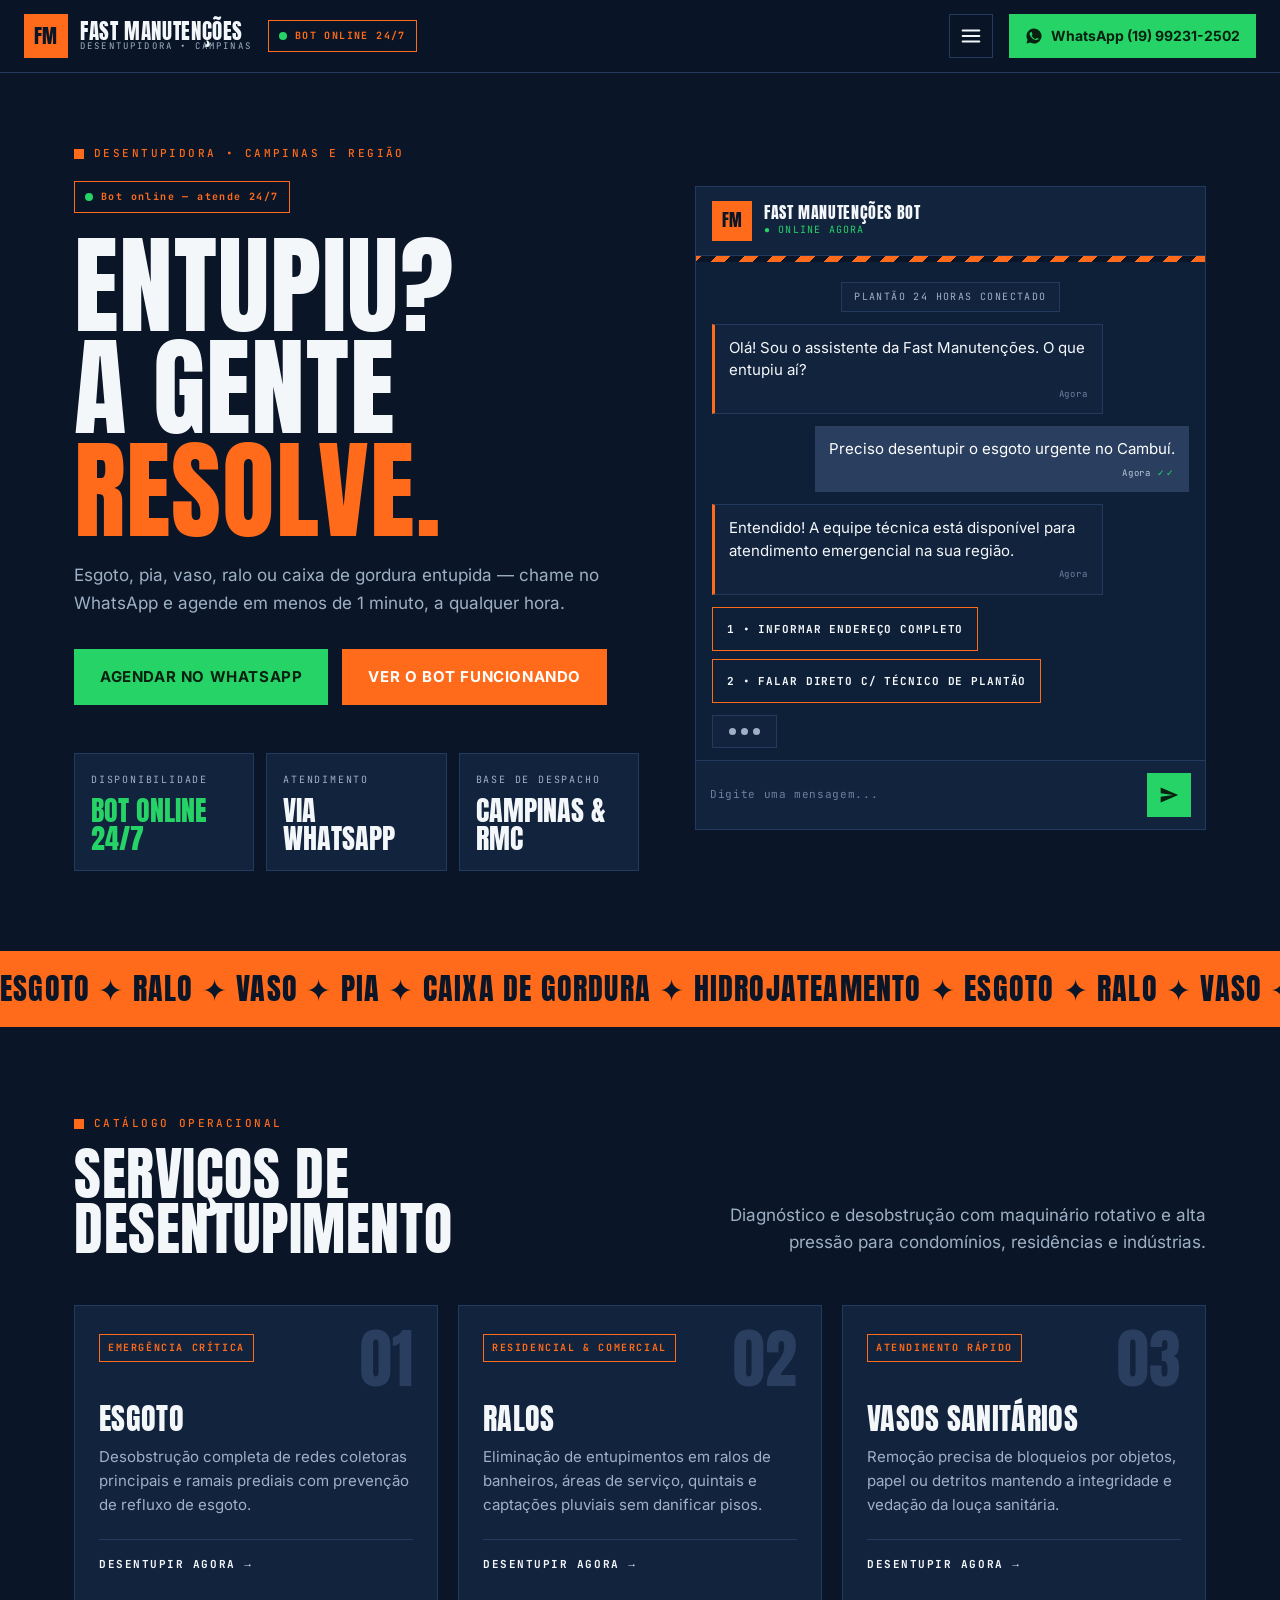
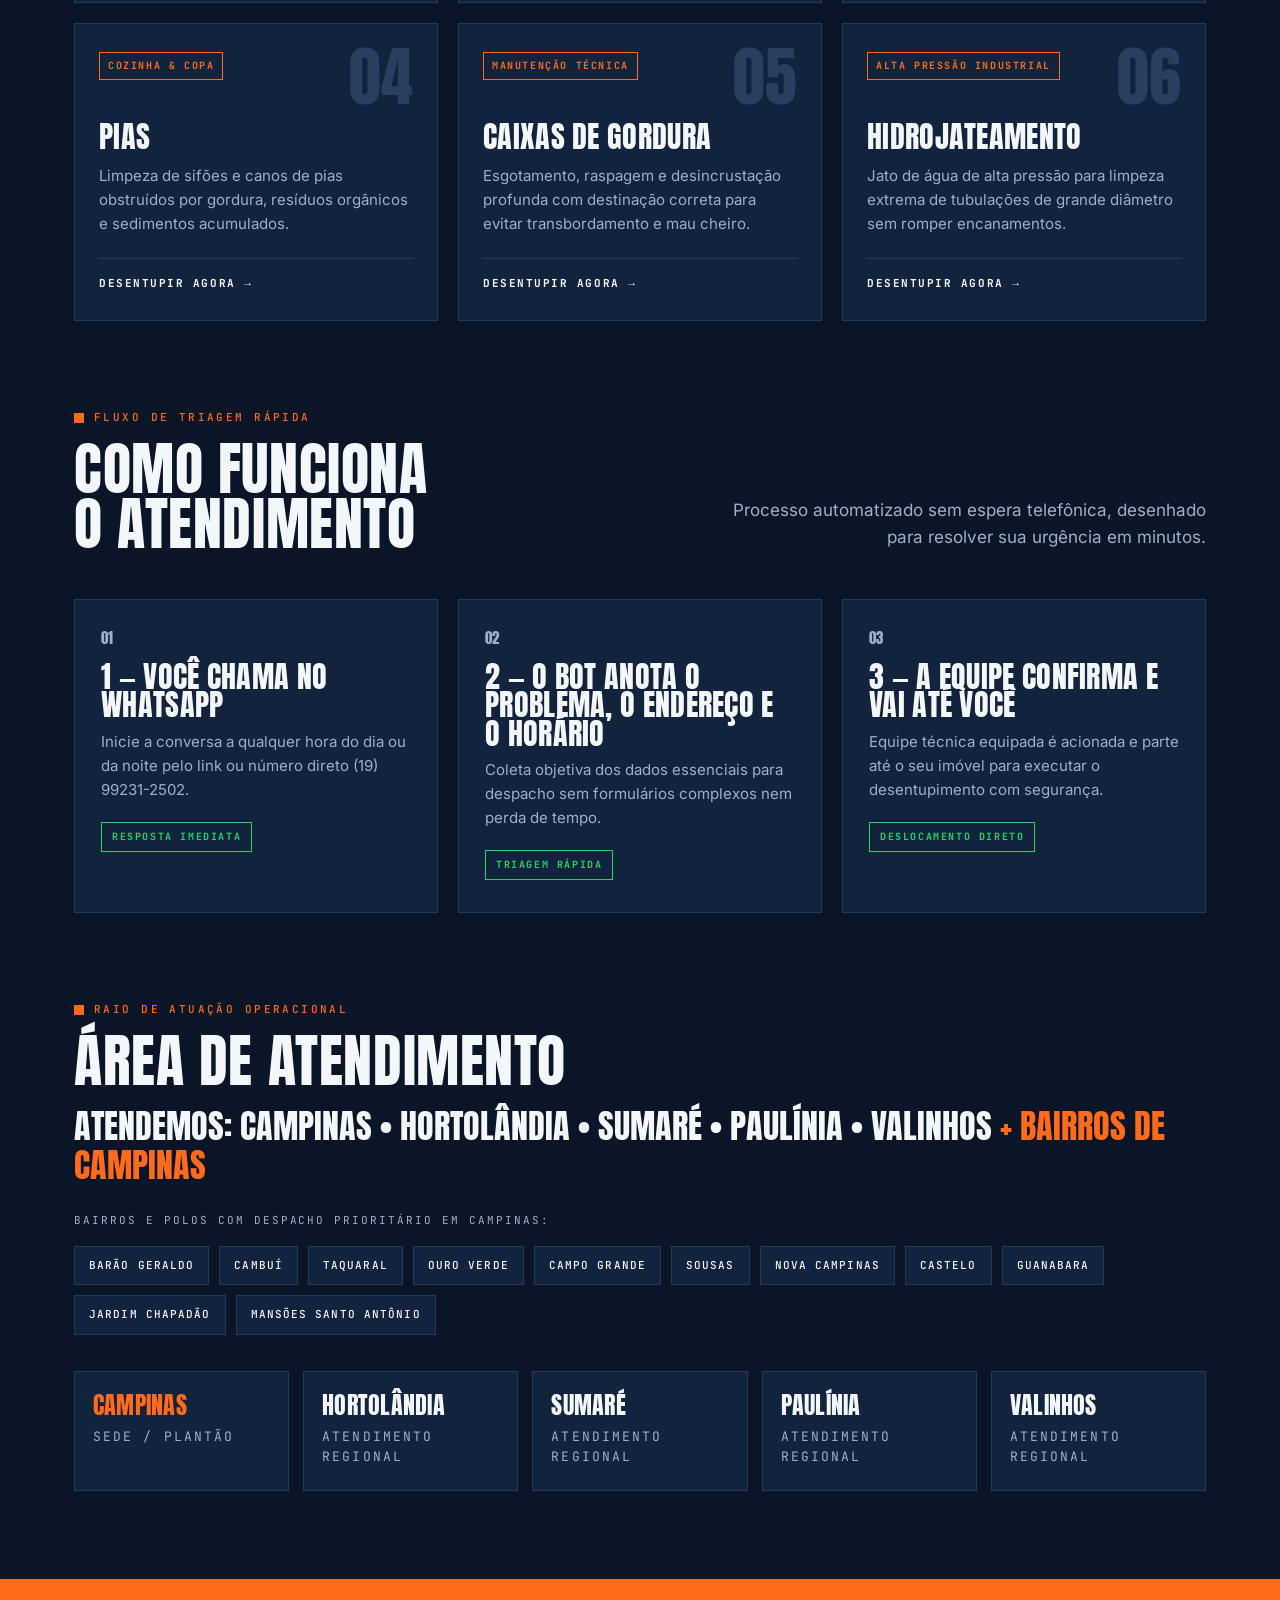
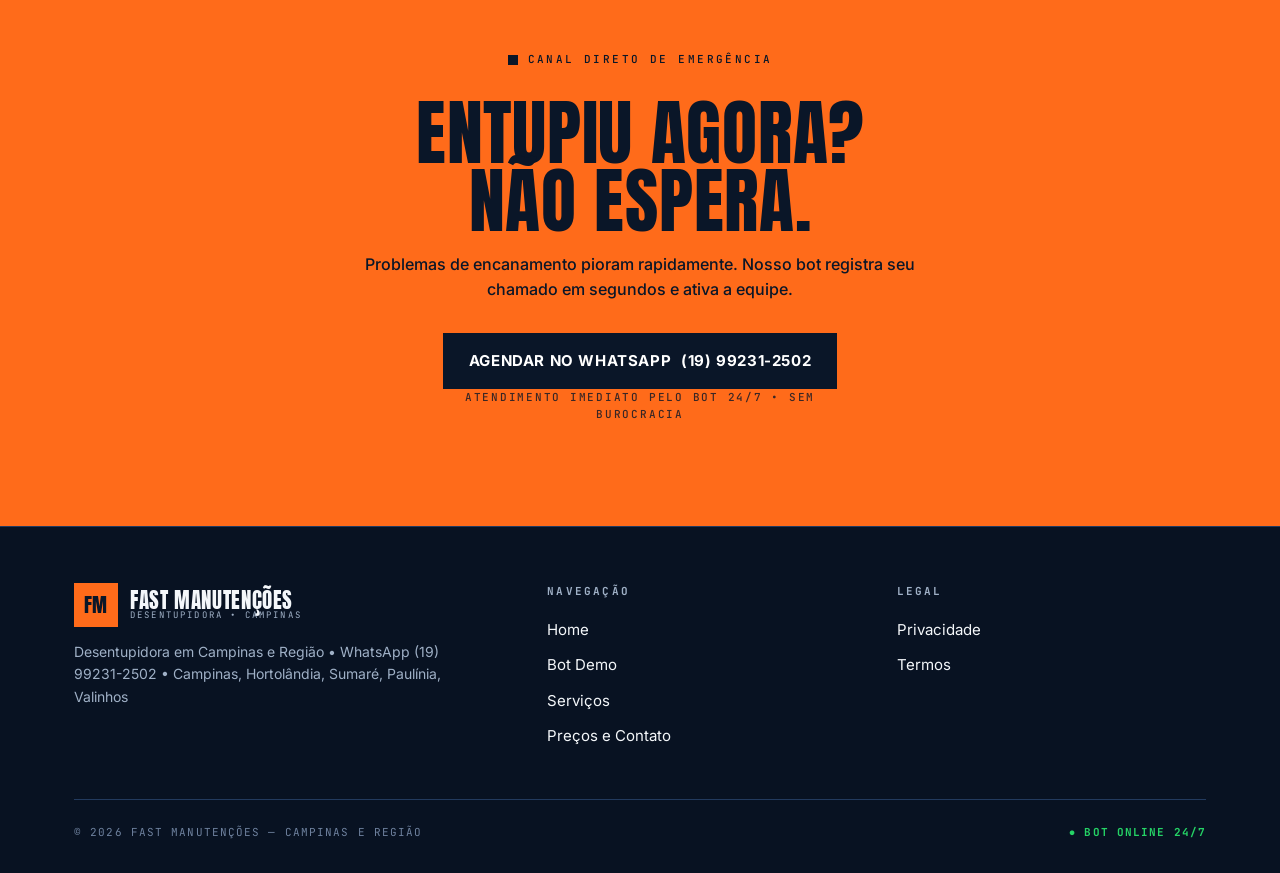
<file: index.html>
<!DOCTYPE html>
<html lang="pt-BR">
<head>
<meta charset="UTF-8">
<meta name="viewport" content="width=device-width, initial-scale=1.0">
<title>Fast Manutenções — Desentupidora em Campinas e Região | Entupiu? A gente resolve.</title>
<meta name="description" content="Desentupidora em Campinas e região. Esgoto, pia, vaso, ralo ou caixa de gordura entupida — chame no WhatsApp e agende. O bot atende 24/7 e deixa o agendamento pronto.">
<meta property="og:title" content="Fast Manutenções — Desentupidora em Campinas e Região">
<meta property="og:description" content="Entupiu? A gente resolve. Chame no WhatsApp e agende — o bot atende 24/7.">
<meta property="og:type" content="website">
<link rel="icon" href="data:image/svg+xml,%3Csvg xmlns='http://www.w3.org/2000/svg' viewBox='0 0 64 64'%3E%3Crect width='64' height='64' fill='%23FF6B1A'/%3E%3Ctext x='32' y='44' font-family='Arial Black' font-size='28' font-weight='900' text-anchor='middle' fill='%230A1628'%3EFM%3C/text%3E%3C/svg%3E">
<link rel="stylesheet" href="style.css">
</head>
<body>
<a class="skip-link" href="#conteudo">Pular para o conteúdo</a>

<header class="site-header">
  <div class="container header-inner">
    <a class="brand" href="index.html" aria-label="Fast Manutenções — Início">
      <span class="brand-mark" aria-hidden="true">FM</span>
      <span class="brand-text">
        <span class="brand-name" data-biz>FAST MANUTENÇÕES</span>
        <span class="brand-sub">DESENTUPIDORA • CAMPINAS</span>
      </span>
    </a>
    <span class="bot-chip"><span class="dot" aria-hidden="true"></span>BOT ONLINE 24/7</span>
    <button class="nav-toggle" type="button" aria-label="Abrir menu" aria-expanded="false" aria-controls="main-nav">
      <svg width="22" height="22" viewBox="0 0 24 24" fill="none" stroke="currentColor" stroke-width="2.4" stroke-linecap="round"><path d="M3 6h18M3 12h18M3 18h18"/></svg>
    </button>
    <nav class="main-nav" id="main-nav" aria-label="Navegação principal">
      <a href="index.html" class="active" aria-current="page">Início</a>
      <a href="bot.html">Bot 24/7 Demo</a>
      <a href="servicos.html">Serviços</a>
      <a href="precos.html">Preços &amp; Contato</a>
      <a href="termos.html">Termos &amp; Privacidade</a>
    </nav>
    <a class="header-wa" data-wa-link href="https://wa.me/5519992312502" target="_blank" rel="noopener">
      <svg width="18" height="18" viewBox="0 0 24 24" fill="currentColor" aria-hidden="true"><path d="M12 2a10 10 0 0 0-8.6 15.1L2 22l5.1-1.3A10 10 0 1 0 12 2zm5.4 14.1c-.2.6-1.3 1.2-1.8 1.2-.5.1-1 .2-3.4-.7-2.9-1.1-4.7-4.1-4.9-4.3-.1-.2-1.1-1.5-1.1-2.9s.7-2 1-2.3c.2-.3.5-.3.7-.3h.5c.2 0 .4 0 .6.5l.9 2.1c.1.2.1.4 0 .6l-.4.6-.5.5c-.2.2-.3.4-.1.7.2.3.9 1.5 2 2.4 1.4 1.2 2.5 1.6 2.9 1.8.3.2.5.1.7-.1l1-1.2c.2-.3.4-.2.7-.1l2 1c.3.1.5.2.6.4 0 .1 0 .6-.2 1.1z"/></svg>
      <span>WhatsApp <span data-wa-display>(19) 99231-2502</span></span>
    </a>
  </div>
</header>

<main id="conteudo">
  <!-- HERO -->
  <section class="hero">
    <div class="container hero-grid">
      <div>
        <p class="eyebrow rise rise-1">Desentupidora • Campinas e Região</p>
        <p class="bot-chip rise rise-2" style="margin-top:18px"><span class="dot" aria-hidden="true"></span>Bot online — atende 24/7</p>
        <h1 class="rise rise-2">Entupiu?<br>A gente<br><span class="orange">resolve.</span></h1>
        <p class="lead rise rise-3">Esgoto, pia, vaso, ralo ou caixa de gordura entupida — chame no WhatsApp e agende em menos de 1 minuto, a qualquer hora.</p>
        <div class="hero-ctas rise rise-4">
          <a class="btn btn-wa" data-wa-link href="https://wa.me/5519992312502" target="_blank" rel="noopener">Agendar no WhatsApp</a>
          <a class="btn btn-orange" href="bot.html">Ver o bot funcionando</a>
        </div>
        <div class="stat-strip rise rise-4">
          <div class="stat"><p class="stat-label">Disponibilidade</p><p class="stat-value green">Bot online 24/7</p></div>
          <div class="stat"><p class="stat-label">Atendimento</p><p class="stat-value">Via WhatsApp</p></div>
          <div class="stat"><p class="stat-label">Base de despacho</p><p class="stat-value">Campinas &amp; RMC</p></div>
        </div>
      </div>

      <!-- Hero chat mock — STATIC (buttons only highlight; the working bot is on bot.html) -->
      <div class="chat" id="home-chat" aria-label="Prévia do bot de atendimento">
        <div class="chat-head">
          <span class="chat-avatar" aria-hidden="true">FM</span>
          <div>
            <p class="chat-title">Fast Manutenções Bot</p>
            <p class="chat-status">● Online agora</p>
          </div>
        </div>
        <div class="hazard-thin" aria-hidden="true"></div>
        <div class="chat-body">
          <p class="chat-date">Plantão 24 horas conectado</p>
          <div class="msg msg-bot">Olá! Sou o assistente da Fast Manutenções. O que entupiu aí?<span class="msg-time">Agora</span></div>
          <div class="msg msg-user">Preciso desentupir o esgoto urgente no Cambuí.<span class="msg-time">Agora <span class="ticks">✓✓</span></span></div>
          <div class="msg msg-bot">Entendido! A equipe técnica está disponível para atendimento emergencial na sua região.<span class="msg-time">Agora</span></div>
          <div class="quick-row">
            <button type="button" class="chip-btn">1 • Informar endereço completo</button>
            <button type="button" class="chip-btn">2 • Falar direto c/ técnico de plantão</button>
          </div>
          <div class="typing" aria-hidden="true"><span></span><span></span><span></span></div>
        </div>
        <div class="chat-input">
          <span class="hint">Digite uma mensagem...</span>
          <span class="chat-send" aria-hidden="true"><svg width="20" height="20" viewBox="0 0 24 24" fill="currentColor"><path d="M2 21l21-9L2 3v7l15 2-15 2v7z"/></svg></span>
        </div>
      </div>
    </div>
  </section>

  <!-- MARQUEE -->
  <div class="marquee" aria-hidden="true">
    <span class="marquee-track">Esgoto ✦ Ralo ✦ Vaso ✦ Pia ✦ Caixa de gordura ✦ Hidrojateamento ✦&nbsp;Esgoto ✦ Ralo ✦ Vaso ✦ Pia ✦ Caixa de gordura ✦ Hidrojateamento ✦&nbsp;</span>
  </div>

  <!-- SERVICES -->
  <section class="section" id="servicos">
    <div class="container">
      <div class="section-head">
        <div>
          <p class="eyebrow">Catálogo operacional</p>
          <h2 style="margin-top:14px">Serviços de<br>desentupimento</h2>
        </div>
        <p class="lead">Diagnóstico e desobstrução com maquinário rotativo e alta pressão para condomínios, residências e indústrias.</p>
      </div>
      <div class="svc-grid">
        <article class="svc-card"><div class="svc-top"><span class="svc-tag">Emergência crítica</span><span class="svc-num" aria-hidden="true">01</span></div><h3>Esgoto</h3><p>Desobstrução completa de redes coletoras principais e ramais prediais com prevenção de refluxo de esgoto.</p><a class="svc-link" href="servicos.html#esgoto">Desentupir agora →</a></article>
        <article class="svc-card"><div class="svc-top"><span class="svc-tag">Residencial &amp; comercial</span><span class="svc-num" aria-hidden="true">02</span></div><h3>Ralos</h3><p>Eliminação de entupimentos em ralos de banheiros, áreas de serviço, quintais e captações pluviais sem danificar pisos.</p><a class="svc-link" href="servicos.html#ralos">Desentupir agora →</a></article>
        <article class="svc-card"><div class="svc-top"><span class="svc-tag">Atendimento rápido</span><span class="svc-num" aria-hidden="true">03</span></div><h3>Vasos sanitários</h3><p>Remoção precisa de bloqueios por objetos, papel ou detritos mantendo a integridade e vedação da louça sanitária.</p><a class="svc-link" href="servicos.html#vasos">Desentupir agora →</a></article>
        <article class="svc-card"><div class="svc-top"><span class="svc-tag">Cozinha &amp; copa</span><span class="svc-num" aria-hidden="true">04</span></div><h3>Pias</h3><p>Limpeza de sifões e canos de pias obstruídos por gordura, resíduos orgânicos e sedimentos acumulados.</p><a class="svc-link" href="servicos.html#pias">Desentupir agora →</a></article>
        <article class="svc-card"><div class="svc-top"><span class="svc-tag">Manutenção técnica</span><span class="svc-num" aria-hidden="true">05</span></div><h3>Caixas de gordura</h3><p>Esgotamento, raspagem e desincrustação profunda com destinação correta para evitar transbordamento e mau cheiro.</p><a class="svc-link" href="servicos.html#caixas">Desentupir agora →</a></article>
        <article class="svc-card"><div class="svc-top"><span class="svc-tag">Alta pressão industrial</span><span class="svc-num" aria-hidden="true">06</span></div><h3>Hidrojateamento</h3><p>Jato de água de alta pressão para limpeza extrema de tubulações de grande diâmetro sem romper encanamentos.</p><a class="svc-link" href="servicos.html#hidrojateamento">Desentupir agora →</a></article>
      </div>
    </div>
  </section>

  <!-- HOW IT WORKS -->
  <section class="section" style="padding-top:0">
    <div class="container">
      <div class="section-head">
        <div>
          <p class="eyebrow">Fluxo de triagem rápida</p>
          <h2 style="margin-top:14px">Como funciona<br>o atendimento</h2>
        </div>
        <p class="lead">Processo automatizado sem espera telefônica, desenhado para resolver sua urgência em minutos.</p>
      </div>
      <div class="steps-grid">
        <article class="step"><p class="step-num" aria-hidden="true">01</p><h3>1 — Você chama no WhatsApp</h3><p>Inicie a conversa a qualquer hora do dia ou da noite pelo link ou número direto <span data-wa-display>(19) 99231-2502</span>.</p><span class="chip">Resposta imediata</span></article>
        <article class="step"><p class="step-num" aria-hidden="true">02</p><h3>2 — O bot anota o problema, o endereço e o horário</h3><p>Coleta objetiva dos dados essenciais para despacho sem formulários complexos nem perda de tempo.</p><span class="chip">Triagem rápida</span></article>
        <article class="step"><p class="step-num" aria-hidden="true">03</p><h3>3 — A equipe confirma e vai até você</h3><p>Equipe técnica equipada é acionada e parte até o seu imóvel para executar o desentupimento com segurança.</p><span class="chip">Deslocamento direto</span></article>
      </div>
    </div>
  </section>

  <!-- COVERAGE -->
  <section class="section" style="padding-top:0">
    <div class="container">
      <p class="eyebrow">Raio de atuação operacional</p>
      <h2 style="margin-top:14px">Área de atendimento</h2>
      <p class="cover-line">Atendemos: Campinas • Hortolândia • Sumaré • Paulínia • Valinhos <span class="orange">+ bairros de Campinas</span></p>
      <p class="mono" style="font-size:11px;letter-spacing:.18em;color:var(--muted);text-transform:uppercase;margin-bottom:16px">Bairros e polos com despacho prioritário em Campinas:</p>
      <div class="chip-list">
        <span class="bairro-chip">Barão Geraldo</span><span class="bairro-chip">Cambuí</span><span class="bairro-chip">Taquaral</span><span class="bairro-chip">Ouro Verde</span><span class="bairro-chip">Campo Grande</span><span class="bairro-chip">Sousas</span><span class="bairro-chip">Nova Campinas</span><span class="bairro-chip">Castelo</span><span class="bairro-chip">Guanabara</span><span class="bairro-chip">Jardim Chapadão</span><span class="bairro-chip">Mansões Santo Antônio</span>
      </div>
      <div class="city-grid">
        <div class="city-card"><h3 class="orange">Campinas</h3><p class="city-tag">Sede / Plantão</p></div>
        <div class="city-card"><h3>Hortolândia</h3><p class="city-tag">Atendimento regional</p></div>
        <div class="city-card"><h3>Sumaré</h3><p class="city-tag">Atendimento regional</p></div>
        <div class="city-card"><h3>Paulínia</h3><p class="city-tag">Atendimento regional</p></div>
        <div class="city-card"><h3>Valinhos</h3><p class="city-tag">Atendimento regional</p></div>
      </div>
    </div>
  </section>

  <!-- FINAL CTA -->
  <section class="cta-band">
    <div class="container">
      <p class="eyebrow">Canal direto de emergência</p>
      <h2>Entupiu agora?<br>Não espera.</h2>
      <p>Problemas de encanamento pioram rapidamente. Nosso bot registra seu chamado em segundos e ativa a equipe.</p>
      <a class="btn btn-wa" data-wa-link href="https://wa.me/5519992312502" target="_blank" rel="noopener">Agendar no WhatsApp <span data-wa-display>(19) 99231-2502</span></a>
      <p class="cta-note">Atendimento imediato pelo bot 24/7 • Sem burocracia</p>
    </div>
  </section>
</main>

<footer class="site-footer">
  <div class="container">
    <div class="footer-grid">
      <div class="footer-brand">
        <a class="brand" href="index.html">
          <span class="brand-mark" aria-hidden="true">FM</span>
          <span class="brand-text"><span class="brand-name" data-biz>FAST MANUTENÇÕES</span><span class="brand-sub">DESENTUPIDORA • CAMPINAS</span></span>
        </a>
        <p><span data-biz-tagline>Desentupidora em Campinas e Região</span> • WhatsApp <span data-wa-display>(19) 99231-2502</span> • Campinas, Hortolândia, Sumaré, Paulínia, Valinhos</p>
      </div>
      <div>
        <h4>Navegação</h4>
        <ul>
          <li><a href="index.html">Home</a></li>
          <li><a href="bot.html">Bot Demo</a></li>
          <li><a href="servicos.html">Serviços</a></li>
          <li><a href="precos.html">Preços e Contato</a></li>
        </ul>
      </div>
      <div>
        <h4>Legal</h4>
        <ul>
          <li><a href="termos.html">Privacidade</a></li>
          <li><a href="termos.html">Termos</a></li>
        </ul>
      </div>
    </div>
    <div class="footer-bottom">
      <span>© 2026 <span data-biz>Fast Manutenções</span> — Campinas e Região</span>
      <span class="footer-badge">● Bot online 24/7</span>
    </div>
  </div>
</footer>

<a class="mobile-bar" data-wa-link href="https://wa.me/5519992312502" target="_blank" rel="noopener">Chamar no WhatsApp</a>
<script src="app.js"></script>
</body>
</html>
</file>
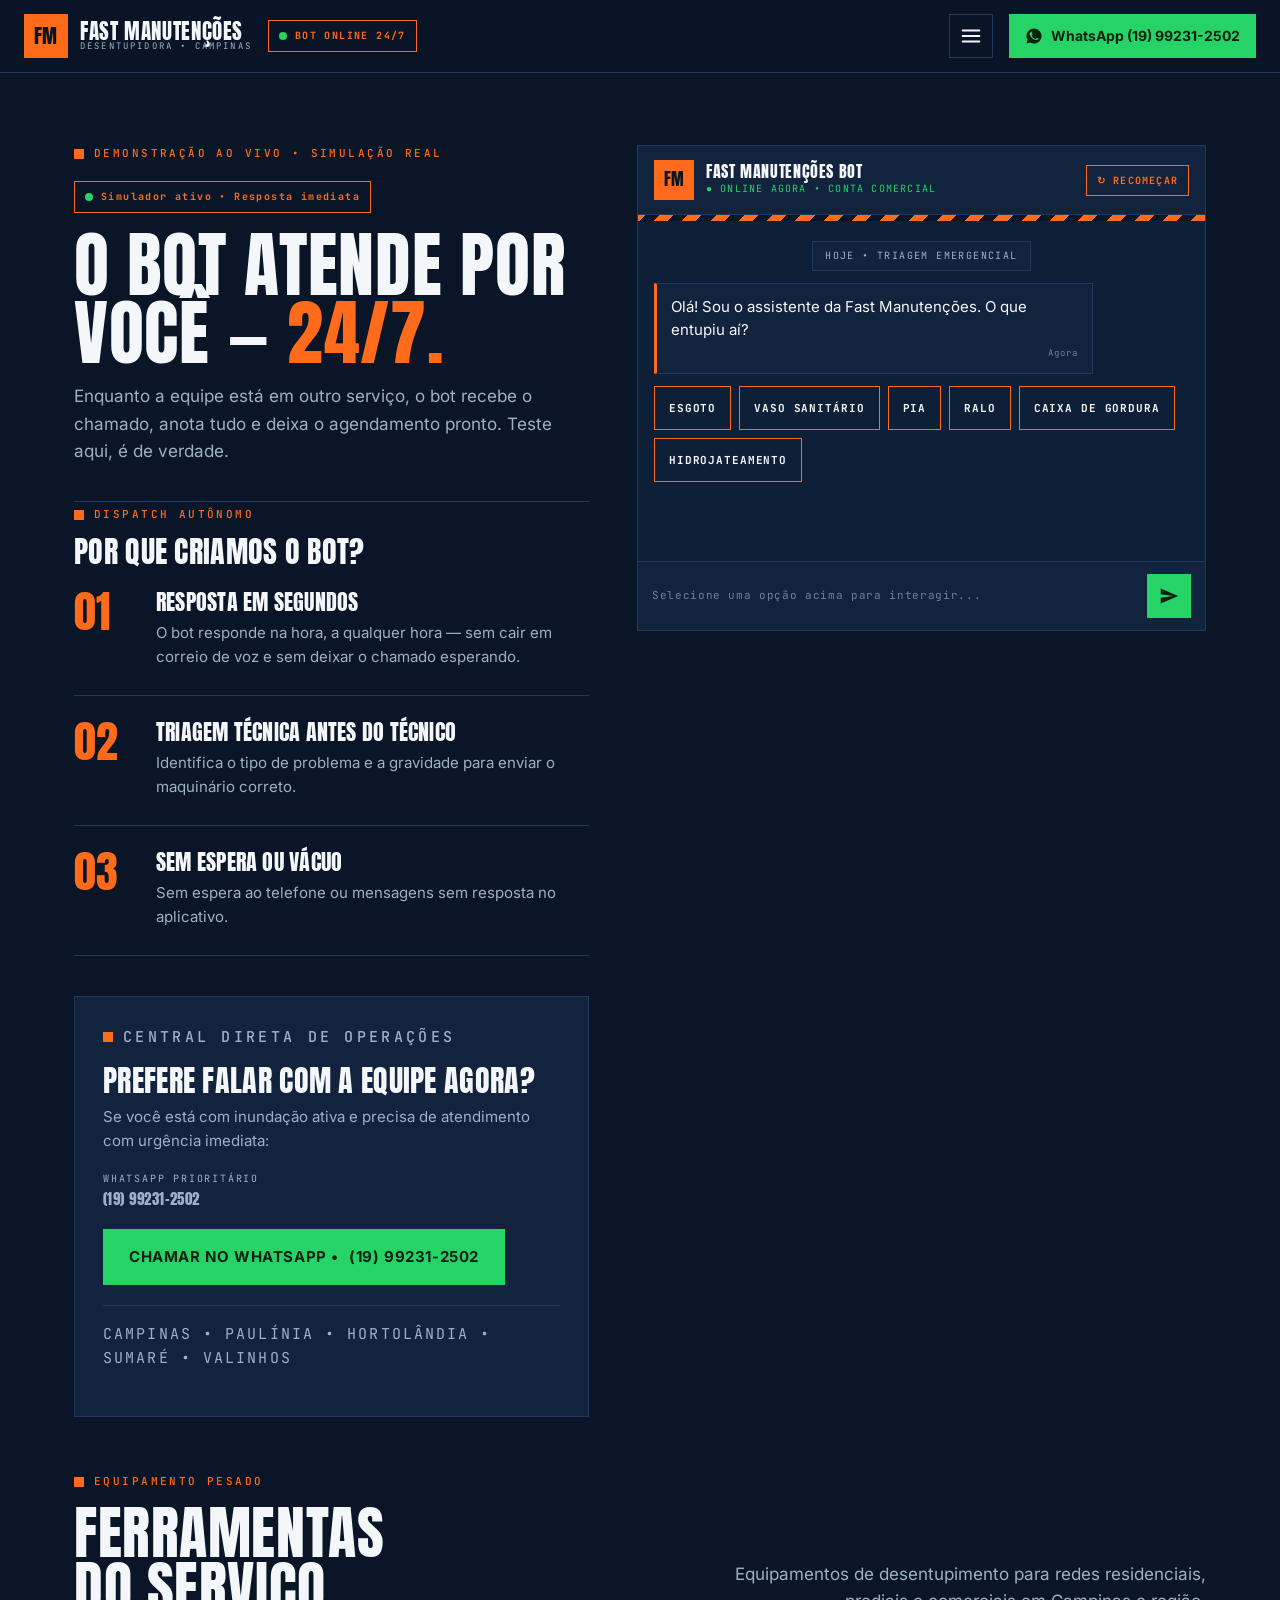
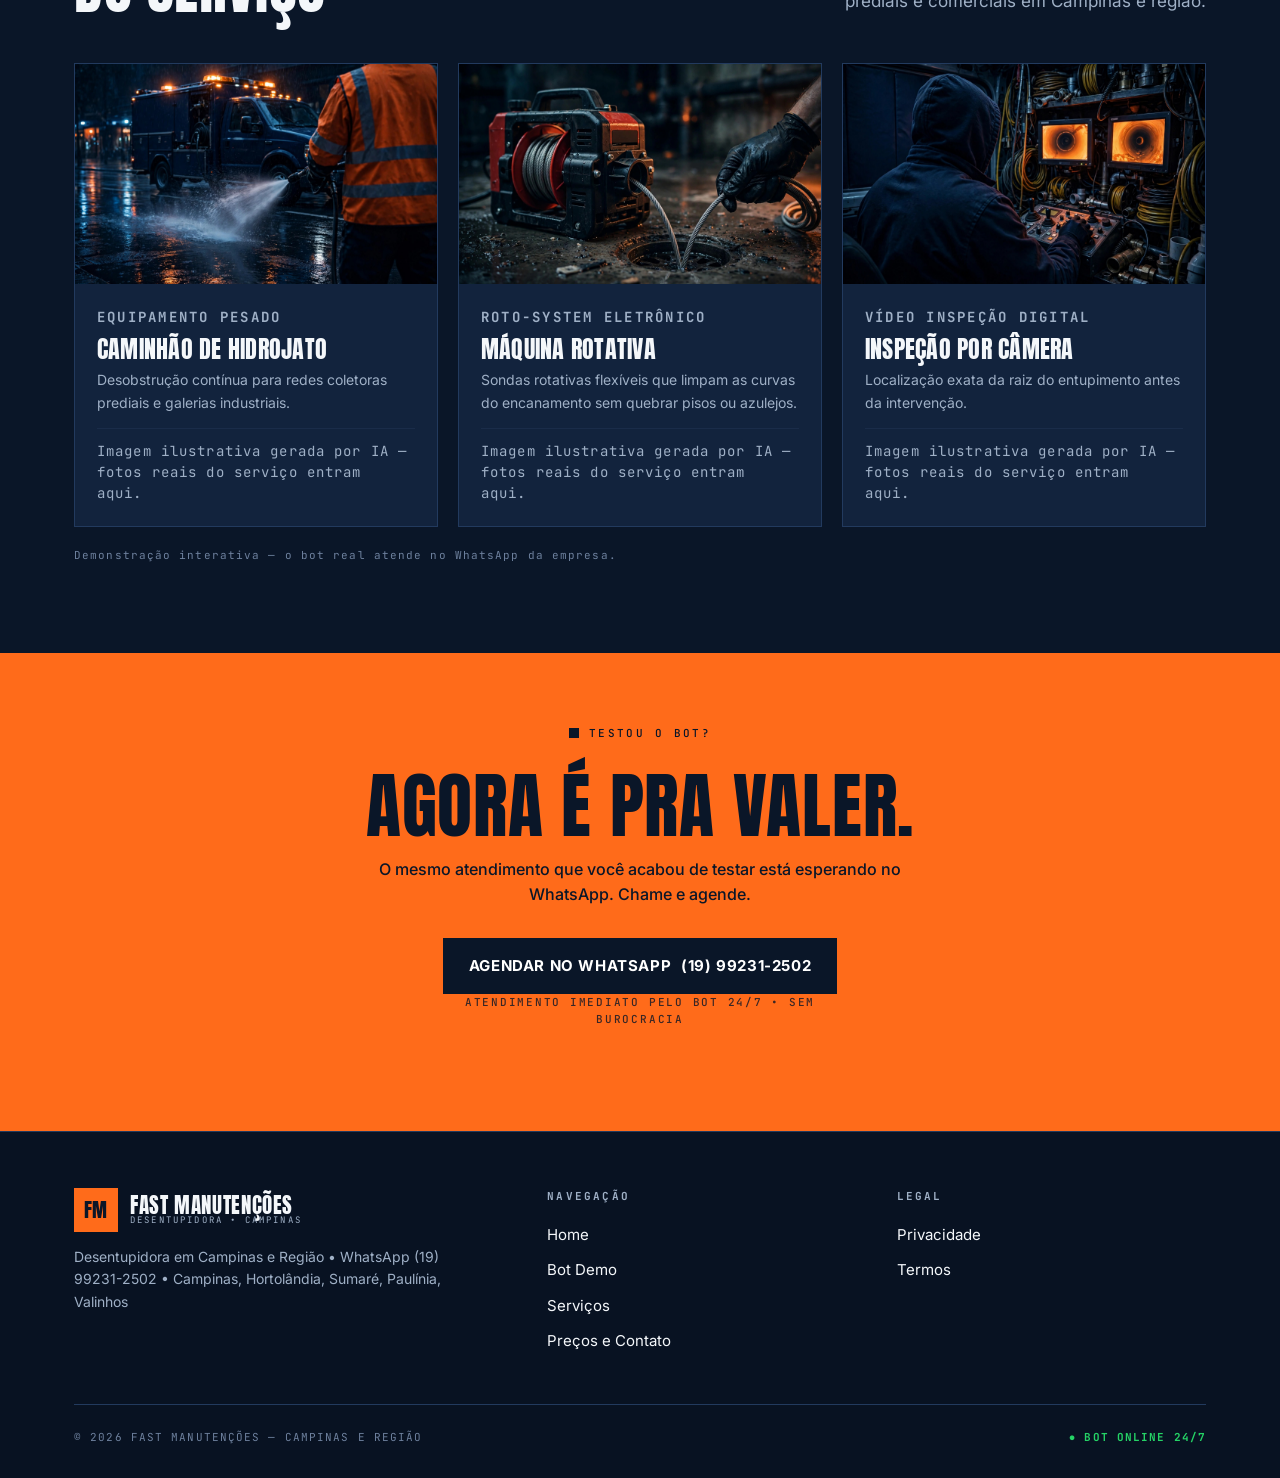
<file: bot.html>
<!DOCTYPE html>
<html lang="pt-BR">
<head>
<meta charset="UTF-8">
<meta name="viewport" content="width=device-width, initial-scale=1.0">
<title>Demonstração do Bot 24/7 — Fast Manutenções | Teste o atendimento agora</title>
<meta name="description" content="Teste o bot de atendimento da Fast Manutenções: ele recebe o chamado, anota o problema, o bairro e o horário, e deixa o agendamento pronto no WhatsApp.">
<meta property="og:title" content="O bot atende por você — 24/7 | Fast Manutenções">
<meta property="og:description" content="Teste aqui, é de verdade: o bot recebe o chamado e deixa o agendamento pronto.">
<meta property="og:type" content="website">
<link rel="icon" href="data:image/svg+xml,%3Csvg xmlns='http://www.w3.org/2000/svg' viewBox='0 0 64 64'%3E%3Crect width='64' height='64' fill='%23FF6B1A'/%3E%3Ctext x='32' y='44' font-family='Arial Black' font-size='28' font-weight='900' text-anchor='middle' fill='%230A1628'%3EFM%3C/text%3E%3C/svg%3E">
<link rel="stylesheet" href="style.css">
</head>
<body>
<a class="skip-link" href="#conteudo">Pular para o conteúdo</a>

<header class="site-header">
  <div class="container header-inner">
    <a class="brand" href="index.html" aria-label="Fast Manutenções — Início">
      <span class="brand-mark" aria-hidden="true">FM</span>
      <span class="brand-text">
        <span class="brand-name" data-biz>FAST MANUTENÇÕES</span>
        <span class="brand-sub">DESENTUPIDORA • CAMPINAS</span>
      </span>
    </a>
    <span class="bot-chip"><span class="dot" aria-hidden="true"></span>BOT ONLINE 24/7</span>
    <button class="nav-toggle" type="button" aria-label="Abrir menu" aria-expanded="false" aria-controls="main-nav">
      <svg width="22" height="22" viewBox="0 0 24 24" fill="none" stroke="currentColor" stroke-width="2.4" stroke-linecap="round"><path d="M3 6h18M3 12h18M3 18h18"/></svg>
    </button>
    <nav class="main-nav" id="main-nav" aria-label="Navegação principal">
      <a href="index.html">Início</a>
      <a href="bot.html" class="active" aria-current="page">Bot 24/7 Demo</a>
      <a href="servicos.html">Serviços</a>
      <a href="precos.html">Preços &amp; Contato</a>
      <a href="termos.html">Termos &amp; Privacidade</a>
    </nav>
    <a class="header-wa" data-wa-link href="https://wa.me/5519992312502" target="_blank" rel="noopener">
      <svg width="18" height="18" viewBox="0 0 24 24" fill="currentColor" aria-hidden="true"><path d="M12 2a10 10 0 0 0-8.6 15.1L2 22l5.1-1.3A10 10 0 1 0 12 2zm5.4 14.1c-.2.6-1.3 1.2-1.8 1.2-.5.1-1 .2-3.4-.7-2.9-1.1-4.7-4.1-4.9-4.3-.1-.2-1.1-1.5-1.1-2.9s.7-2 1-2.3c.2-.3.5-.3.7-.3h.5c.2 0 .4 0 .6.5l.9 2.1c.1.2.1.4 0 .6l-.4.6-.5.5c-.2.2-.3.4-.1.7.2.3.9 1.5 2 2.4 1.4 1.2 2.5 1.6 2.9 1.8.3.2.5.1.7-.1l1-1.2c.2-.3.4-.2.7-.1l2 1c.3.1.5.2.6.4 0 .1 0 .6-.2 1.1z"/></svg>
      <span>WhatsApp <span data-wa-display>(19) 99231-2502</span></span>
    </a>
  </div>
</header>

<main id="conteudo">
  <section class="hero" style="padding-bottom:56px">
    <div class="container bot-layout">
      <div class="bot-side">
        <p class="eyebrow rise rise-1">Demonstração ao vivo • Simulação real</p>
        <p class="bot-chip rise rise-2" style="margin-top:18px"><span class="dot" aria-hidden="true"></span>Simulador ativo • Resposta imediata</p>
        <h2 class="rise rise-2" style="font-size:clamp(44px,6.5vw,72px)">O bot atende por você — <span class="orange">24/7.</span></h2>
        <p class="lead rise rise-3">Enquanto a equipe está em outro serviço, o bot recebe o chamado, anota tudo e deixa o agendamento pronto. Teste aqui, é de verdade.</p>

        <div class="why-list rise rise-4">
          <div>
            <p class="eyebrow" style="margin-top:4px">Dispatch autônomo</p>
            <h3 style="margin-top:14px">Por que criamos o bot?</h3>
          </div>
          <article class="why-item"><span class="why-num" aria-hidden="true">01</span><div><h3>Resposta em segundos</h3><p>O bot responde na hora, a qualquer hora — sem cair em correio de voz e sem deixar o chamado esperando.</p></div></article>
          <article class="why-item"><span class="why-num" aria-hidden="true">02</span><div><h3>Triagem técnica antes do técnico</h3><p>Identifica o tipo de problema e a gravidade para enviar o maquinário correto.</p></div></article>
          <article class="why-item"><span class="why-num" aria-hidden="true">03</span><div><h3>Sem espera ou vácuo</h3><p>Sem espera ao telefone ou mensagens sem resposta no aplicativo.</p></div></article>
        </div>

        <div class="ops-block">
          <p class="eyebrow">Central direta de operações</p>
          <h3>Prefere falar com a equipe agora?</h3>
          <p>Se você está com inundação ativa e precisa de atendimento com urgência imediata:</p>
          <p class="ops-line"><span><span class="lbl">WhatsApp prioritário</span><span data-wa-display>(19) 99231-2502</span></span></p>
          <a class="btn btn-wa" data-wa-link href="https://wa.me/5519992312502" target="_blank" rel="noopener">Chamar no WhatsApp • <span data-wa-display>(19) 99231-2502</span></a>
          <p class="truck-strip">Campinas • Paulínia • Hortolândia • Sumaré • Valinhos</p>
        </div>
      </div>

      <!-- WORKING BOT DEMO — state machine in app.js -->
      <div class="chat" id="bot-chat" aria-label="Demonstração interativa do bot">
        <div class="chat-head">
          <span class="chat-avatar" aria-hidden="true">FM</span>
          <div>
            <p class="chat-title">Fast Manutenções Bot</p>
            <p class="chat-status">● Online agora • Conta comercial</p>
          </div>
          <span class="spacer"></span>
          <button type="button" class="restart-btn" id="bot-restart">↻ Recomeçar</button>
        </div>
        <div class="hazard-thin" aria-hidden="true"></div>
        <div class="chat-body" aria-live="polite"></div>
        <div class="chat-input">
          <span class="hint">Selecione uma opção acima para interagir...</span>
          <span class="chat-send" aria-hidden="true"><svg width="20" height="20" viewBox="0 0 24 24" fill="currentColor"><path d="M2 21l21-9L2 3v7l15 2-15 2v7z"/></svg></span>
        </div>
      </div>
    </div>
  </section>

  <!-- EQUIPMENT -->
  <section class="section" style="padding-top:0">
    <div class="container">
      <div class="section-head">
        <div>
          <p class="eyebrow">Equipamento pesado</p>
          <h2 style="margin-top:14px">Ferramentas<br>do serviço</h2>
        </div>
        <p class="lead">Equipamentos de desentupimento para redes residenciais, prediais e comerciais em Campinas e região.</p>
      </div>
      <div class="photo-grid">
        <article class="photo-card">
          <img src="assets/img/hidrojato-noite.jpg" alt="Caminhão de hidrojateamento em rua molhada à noite — imagem ilustrativa gerada por IA" loading="lazy">
          <div class="photo-body"><p class="photo-tag">Equipamento pesado</p><h3>Caminhão de hidrojato</h3><p>Desobstrução contínua para redes coletoras prediais e galerias industriais.</p><p class="ai-label">Imagem ilustrativa gerada por IA — fotos reais do serviço entram aqui.</p></div>
        </article>
        <article class="photo-card">
          <img src="assets/img/maquina-rotativa.jpg" alt="Máquina rotativa de desentupimento com cabo de aço sendo alimentado em ralo — imagem ilustrativa gerada por IA" loading="lazy">
          <div class="photo-body"><p class="photo-tag">Roto-system eletrônico</p><h3>Máquina rotativa</h3><p>Sondas rotativas flexíveis que limpam as curvas do encanamento sem quebrar pisos ou azulejos.</p><p class="ai-label">Imagem ilustrativa gerada por IA — fotos reais do serviço entram aqui.</p></div>
        </article>
        <article class="photo-card">
          <img src="assets/img/inspecao-camera.jpg" alt="Técnico operando unidade de controle de câmera de inspeção de tubulação — imagem ilustrativa gerada por IA" loading="lazy">
          <div class="photo-body"><p class="photo-tag">Vídeo inspeção digital</p><h3>Inspeção por câmera</h3><p>Localização exata da raiz do entupimento antes da intervenção.</p><p class="ai-label">Imagem ilustrativa gerada por IA — fotos reais do serviço entram aqui.</p></div>
        </article>
      </div>
      <p class="mono" style="font-size:11px;letter-spacing:.1em;color:var(--muted-2);margin-top:20px">Demonstração interativa — o bot real atende no WhatsApp da empresa.</p>
    </div>
  </section>

  <section class="cta-band">
    <div class="container">
      <p class="eyebrow">Testou o bot?</p>
      <h2>Agora é pra valer.</h2>
      <p>O mesmo atendimento que você acabou de testar está esperando no WhatsApp. Chame e agende.</p>
      <a class="btn btn-wa" data-wa-link href="https://wa.me/5519992312502" target="_blank" rel="noopener">Agendar no WhatsApp <span data-wa-display>(19) 99231-2502</span></a>
      <p class="cta-note">Atendimento imediato pelo bot 24/7 • Sem burocracia</p>
    </div>
  </section>
</main>

<footer class="site-footer">
  <div class="container">
    <div class="footer-grid">
      <div class="footer-brand">
        <a class="brand" href="index.html">
          <span class="brand-mark" aria-hidden="true">FM</span>
          <span class="brand-text"><span class="brand-name" data-biz>FAST MANUTENÇÕES</span><span class="brand-sub">DESENTUPIDORA • CAMPINAS</span></span>
        </a>
        <p><span data-biz-tagline>Desentupidora em Campinas e Região</span> • WhatsApp <span data-wa-display>(19) 99231-2502</span> • Campinas, Hortolândia, Sumaré, Paulínia, Valinhos</p>
      </div>
      <div>
        <h4>Navegação</h4>
        <ul>
          <li><a href="index.html">Home</a></li>
          <li><a href="bot.html">Bot Demo</a></li>
          <li><a href="servicos.html">Serviços</a></li>
          <li><a href="precos.html">Preços e Contato</a></li>
        </ul>
      </div>
      <div>
        <h4>Legal</h4>
        <ul>
          <li><a href="termos.html">Privacidade</a></li>
          <li><a href="termos.html">Termos</a></li>
        </ul>
      </div>
    </div>
    <div class="footer-bottom">
      <span>© 2026 <span data-biz>Fast Manutenções</span> — Campinas e Região</span>
      <span class="footer-badge">● Bot online 24/7</span>
    </div>
  </div>
</footer>

<a class="mobile-bar" data-wa-link href="https://wa.me/5519992312502" target="_blank" rel="noopener">Chamar no WhatsApp</a>
<script src="app.js"></script>
</body>
</html>
</file>
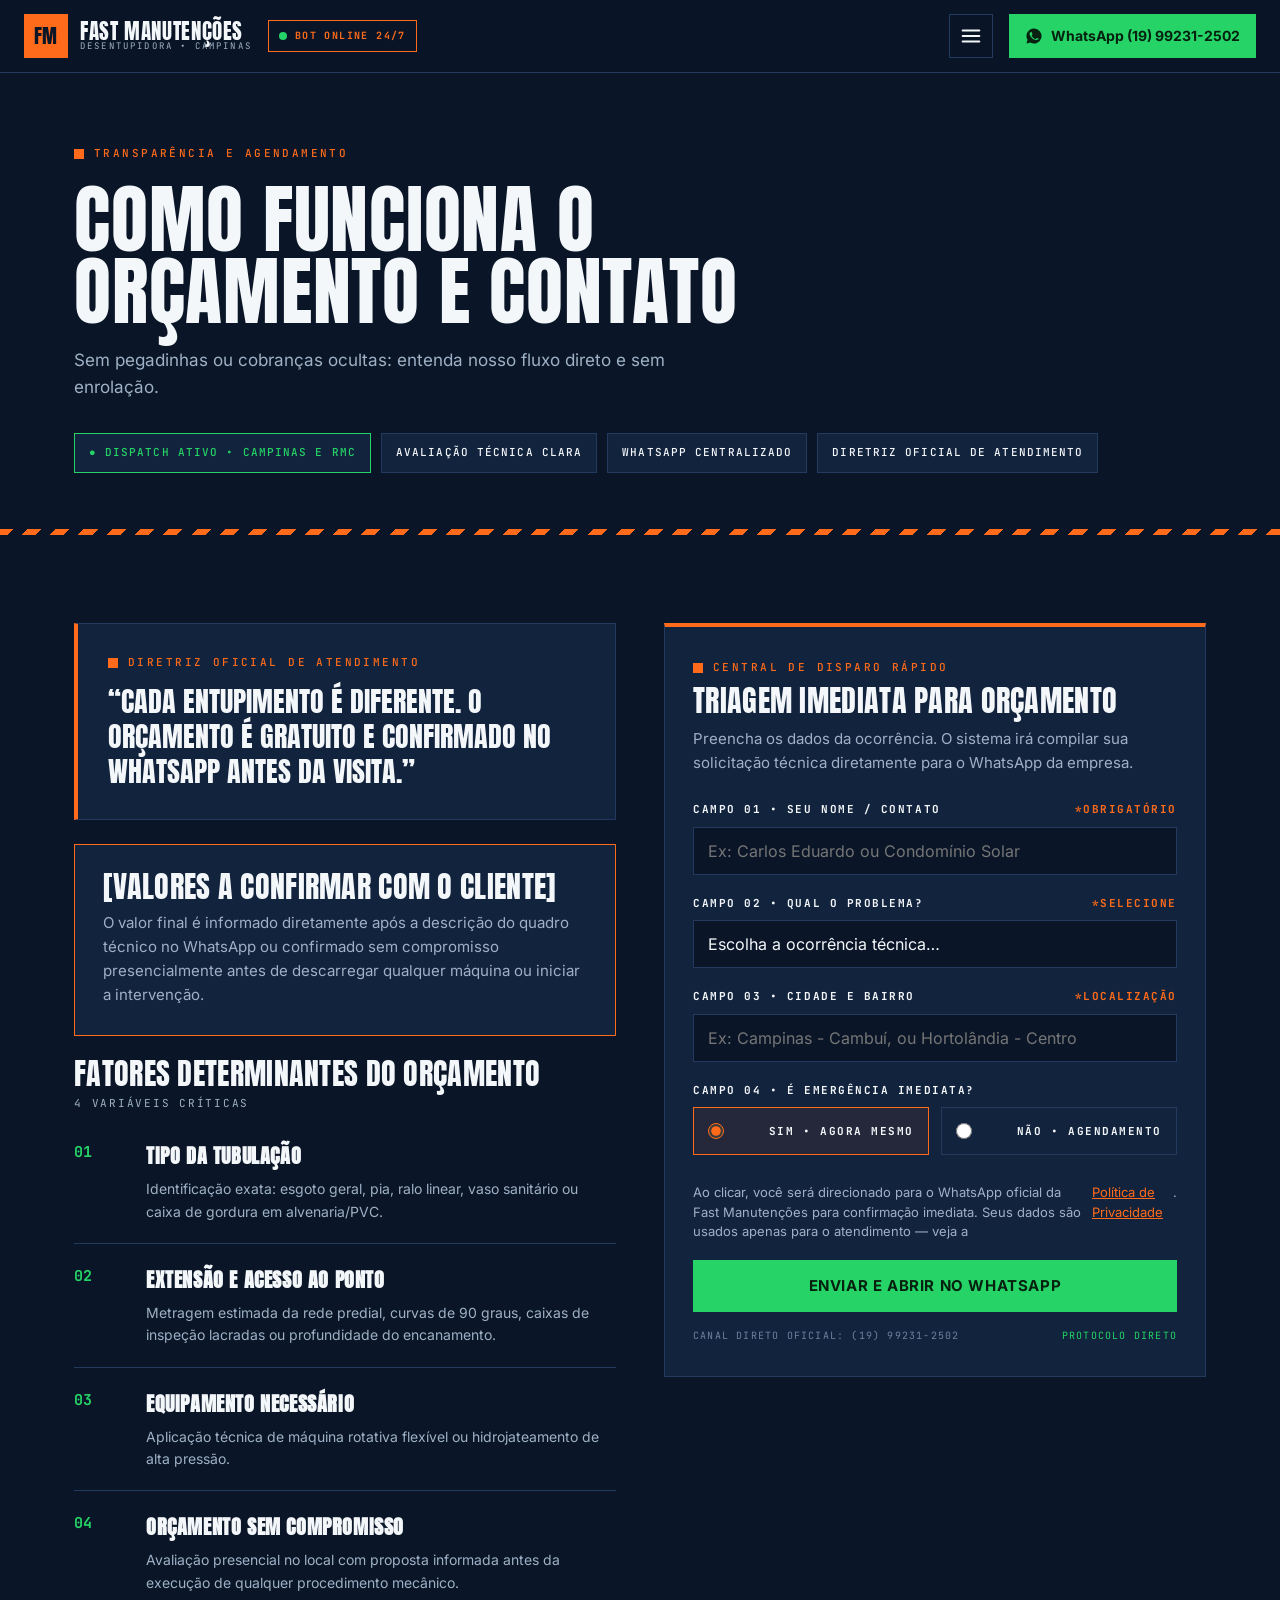
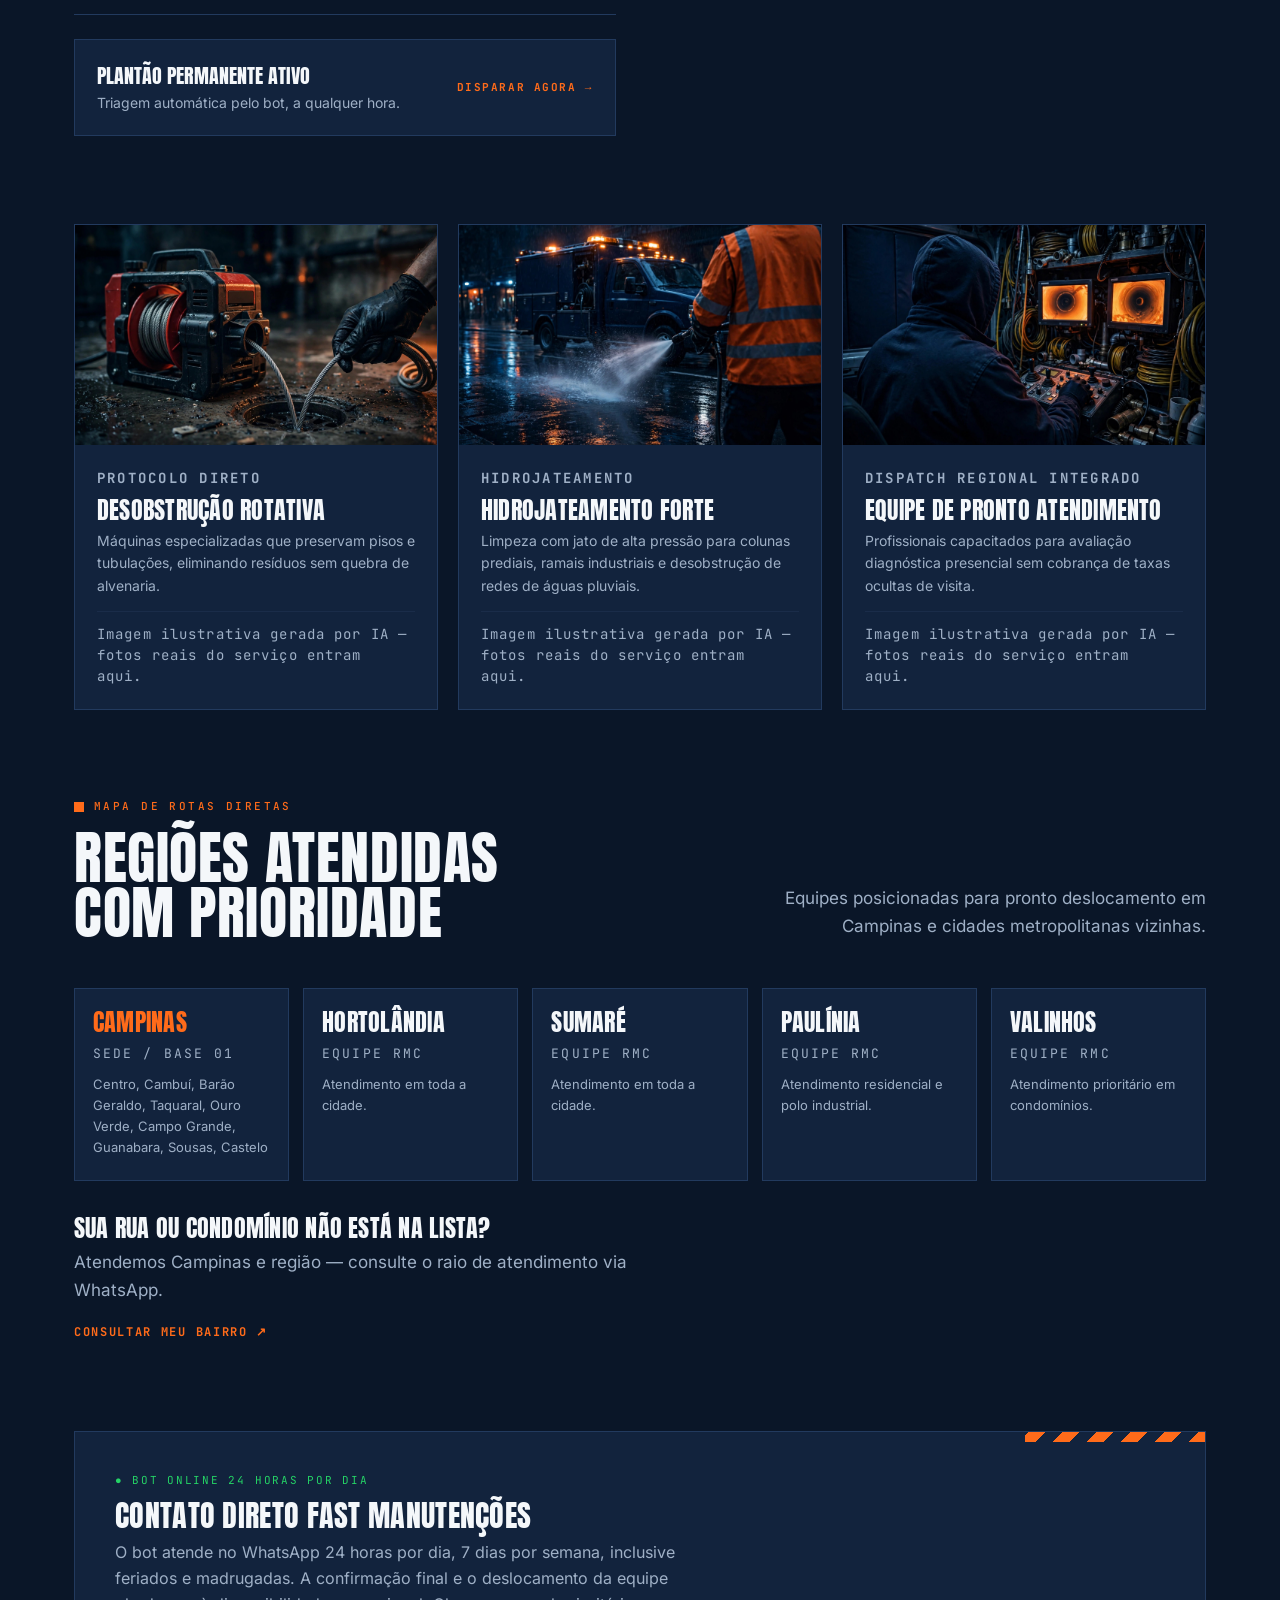
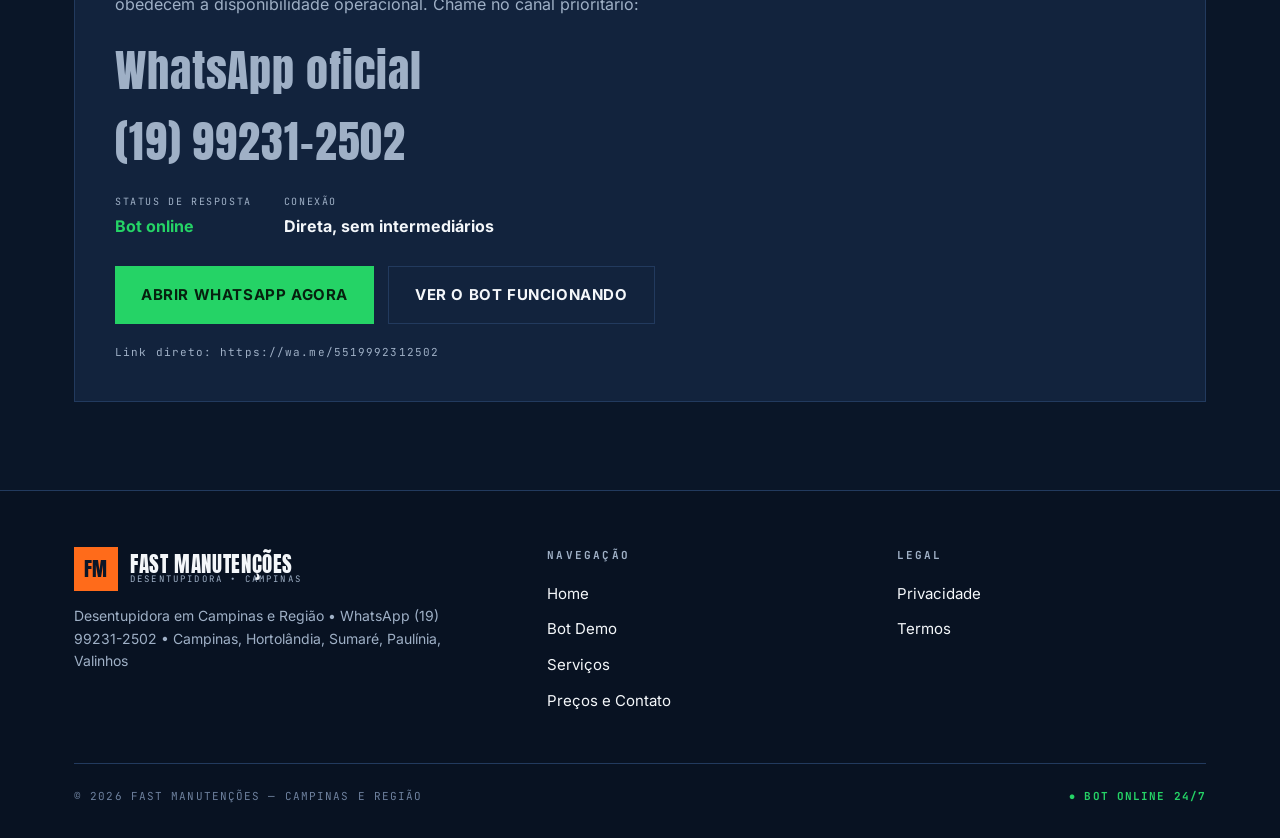
<file: precos.html>
<!DOCTYPE html>
<html lang="pt-BR">
<head>
<meta charset="UTF-8">
<meta name="viewport" content="width=device-width, initial-scale=1.0">
<title>Preços e Contato — Fast Manutenções | Orçamento gratuito no WhatsApp</title>
<meta name="description" content="Cada entupimento é diferente. O orçamento é gratuito e confirmado no WhatsApp antes da visita. Preencha a triagem e fale direto com a Fast Manutenções.">
<meta property="og:title" content="Preços e Contato — Fast Manutenções">
<meta property="og:description" content="Orçamento gratuito e confirmado no WhatsApp antes da visita.">
<meta property="og:type" content="website">
<link rel="icon" href="data:image/svg+xml,%3Csvg xmlns='http://www.w3.org/2000/svg' viewBox='0 0 64 64'%3E%3Crect width='64' height='64' fill='%23FF6B1A'/%3E%3Ctext x='32' y='44' font-family='Arial Black' font-size='28' font-weight='900' text-anchor='middle' fill='%230A1628'%3EFM%3C/text%3E%3C/svg%3E">
<link rel="stylesheet" href="style.css">
</head>
<body>
<a class="skip-link" href="#conteudo">Pular para o conteúdo</a>

<header class="site-header">
  <div class="container header-inner">
    <a class="brand" href="index.html" aria-label="Fast Manutenções — Início">
      <span class="brand-mark" aria-hidden="true">FM</span>
      <span class="brand-text">
        <span class="brand-name" data-biz>FAST MANUTENÇÕES</span>
        <span class="brand-sub">DESENTUPIDORA • CAMPINAS</span>
      </span>
    </a>
    <span class="bot-chip"><span class="dot" aria-hidden="true"></span>BOT ONLINE 24/7</span>
    <button class="nav-toggle" type="button" aria-label="Abrir menu" aria-expanded="false" aria-controls="main-nav">
      <svg width="22" height="22" viewBox="0 0 24 24" fill="none" stroke="currentColor" stroke-width="2.4" stroke-linecap="round"><path d="M3 6h18M3 12h18M3 18h18"/></svg>
    </button>
    <nav class="main-nav" id="main-nav" aria-label="Navegação principal">
      <a href="index.html">Início</a>
      <a href="bot.html">Bot 24/7 Demo</a>
      <a href="servicos.html">Serviços</a>
      <a href="precos.html" class="active" aria-current="page">Preços &amp; Contato</a>
      <a href="termos.html">Termos &amp; Privacidade</a>
    </nav>
    <a class="header-wa" data-wa-link href="https://wa.me/5519992312502" target="_blank" rel="noopener">
      <svg width="18" height="18" viewBox="0 0 24 24" fill="currentColor" aria-hidden="true"><path d="M12 2a10 10 0 0 0-8.6 15.1L2 22l5.1-1.3A10 10 0 1 0 12 2zm5.4 14.1c-.2.6-1.3 1.2-1.8 1.2-.5.1-1 .2-3.4-.7-2.9-1.1-4.7-4.1-4.9-4.3-.1-.2-1.1-1.5-1.1-2.9s.7-2 1-2.3c.2-.3.5-.3.7-.3h.5c.2 0 .4 0 .6.5l.9 2.1c.1.2.1.4 0 .6l-.4.6-.5.5c-.2.2-.3.4-.1.7.2.3.9 1.5 2 2.4 1.4 1.2 2.5 1.6 2.9 1.8.3.2.5.1.7-.1l1-1.2c.2-.3.4-.2.7-.1l2 1c.3.1.5.2.6.4 0 .1 0 .6-.2 1.1z"/></svg>
      <span>WhatsApp <span data-wa-display>(19) 99231-2502</span></span>
    </a>
  </div>
</header>

<main id="conteudo">
  <section class="hero" style="padding-bottom:56px">
    <div class="container">
      <p class="eyebrow rise rise-1">Transparência e agendamento</p>
      <h1 class="rise rise-2" style="font-size:clamp(40px,6.5vw,76px);margin:20px 0">Como funciona o<br>orçamento e contato</h1>
      <p class="lead rise rise-3">Sem pegadinhas ou cobranças ocultas: entenda nosso fluxo direto e sem enrolação.</p>
      <div class="chip-list rise rise-4" style="margin-top:28px">
        <span class="bairro-chip" style="border-color:var(--wa);color:var(--wa)">● Dispatch ativo • Campinas e RMC</span>
        <span class="bairro-chip">Avaliação técnica clara</span>
        <span class="bairro-chip">WhatsApp centralizado</span>
        <span class="bairro-chip">Diretriz oficial de atendimento</span>
      </div>
    </div>
  </section>
  <div class="hazard-thin" aria-hidden="true"></div>

  <section class="section">
    <div class="container prices-layout">
      <!-- LEFT -->
      <div>
        <div class="quote-card">
          <p class="eyebrow">Diretriz oficial de atendimento</p>
          <blockquote>“Cada entupimento é diferente. O orçamento é gratuito e confirmado no WhatsApp antes da visita.”</blockquote>
        </div>

        <div class="placeholder-card">
          <h3>[Valores a confirmar com o cliente]</h3>
          <p>O valor final é informado diretamente após a descrição do quadro técnico no WhatsApp ou confirmado sem compromisso presencialmente antes de descarregar qualquer máquina ou iniciar a intervenção.</p>
        </div>

        <h2 style="font-size:30px;margin-bottom:6px">Fatores determinantes do orçamento</h2>
        <p class="mono" style="font-size:11px;letter-spacing:.16em;color:var(--muted);text-transform:uppercase">4 variáveis críticas</p>
        <div class="factor-list">
          <div class="factor"><span class="factor-num">01</span><div><h4>Tipo da tubulação</h4><p>Identificação exata: esgoto geral, pia, ralo linear, vaso sanitário ou caixa de gordura em alvenaria/PVC.</p></div></div>
          <div class="factor"><span class="factor-num">02</span><div><h4>Extensão e acesso ao ponto</h4><p>Metragem estimada da rede predial, curvas de 90 graus, caixas de inspeção lacradas ou profundidade do encanamento.</p></div></div>
          <div class="factor"><span class="factor-num">03</span><div><h4>Equipamento necessário</h4><p>Aplicação técnica de máquina rotativa flexível ou hidrojateamento de alta pressão.</p></div></div>
          <div class="factor"><span class="factor-num">04</span><div><h4>Orçamento sem compromisso</h4><p>Avaliação presencial no local com proposta informada antes da execução de qualquer procedimento mecânico.</p></div></div>
        </div>

        <div class="triage-strip">
          <div><p class="t">Plantão permanente ativo</p><p class="s">Triagem automática pelo bot, a qualquer hora.</p></div>
          <a href="#triagem">Disparar agora →</a>
        </div>
      </div>

      <!-- RIGHT — TRIAGE FORM -->
      <div class="form-card" id="triagem">
        <p class="eyebrow">Central de disparo rápido</p>
        <h2>Triagem imediata para orçamento</h2>
        <p class="intro">Preencha os dados da ocorrência. O sistema irá compilar sua solicitação técnica diretamente para o WhatsApp da empresa.</p>
        <form id="triage-form" novalidate>
          <div class="field">
            <label for="f-nome">Campo 01 • Seu nome / contato <span class="req">*Obrigatório</span></label>
            <input type="text" id="f-nome" name="nome" placeholder="Ex: Carlos Eduardo ou Condomínio Solar" autocomplete="name" required>
            <p class="error-msg">Informe seu nome ou o nome do condomínio.</p>
          </div>
          <div class="field">
            <label for="f-problema">Campo 02 • Qual o problema? <span class="req">*Selecione</span></label>
            <select id="f-problema" name="problema" required>
              <option value="" selected>Escolha a ocorrência técnica…</option>
              <option value="Esgoto (retorno ou mau cheiro)">Esgoto (retorno ou mau cheiro)</option>
              <option value="Vaso sanitário (obstrução mecânica)">Vaso sanitário (obstrução mecânica)</option>
              <option value="Pia (gordura acumulada / vazamento)">Pia (gordura acumulada / vazamento)</option>
              <option value="Ralo (banheiro / quintal / garagem)">Ralo (banheiro / quintal / garagem)</option>
              <option value="Caixa de gordura (transbordamento)">Caixa de gordura (transbordamento)</option>
              <option value="Hidrojateamento (alta pressão / industrial)">Hidrojateamento (alta pressão / industrial)</option>
            </select>
            <p class="error-msg">Selecione o tipo de problema.</p>
          </div>
          <div class="field">
            <label for="f-local">Campo 03 • Cidade e bairro <span class="req">*Localização</span></label>
            <input type="text" id="f-local" name="local" placeholder="Ex: Campinas - Cambuí, ou Hortolândia - Centro" autocomplete="address-level2" required>
            <p class="error-msg">Informe a cidade e o bairro do atendimento.</p>
          </div>
          <div class="field">
            <label id="emergencia-label">Campo 04 • É emergência imediata?</label>
            <div class="radio-row" role="radiogroup" aria-labelledby="emergencia-label">
              <label class="radio-pill"><input type="radio" name="emergencia" value="Sim — agora mesmo" checked> Sim • Agora mesmo</label>
              <label class="radio-pill"><input type="radio" name="emergencia" value="Não — agendamento"> Não • Agendamento</label>
            </div>
          </div>
          <p class="form-note">Ao clicar, você será direcionado para o WhatsApp oficial da Fast Manutenções para confirmação imediata. Seus dados são usados apenas para o atendimento — veja a <a href="termos.html" style="color:var(--orange);text-decoration:underline">Política de Privacidade</a>.</p>
          <button type="submit" class="btn btn-wa btn-block">Enviar e abrir no WhatsApp</button>
          <div class="form-foot">
            <span>Canal direto oficial: <span data-wa-display>(19) 99231-2502</span></span>
            <span style="color:var(--wa)">Protocolo direto</span>
          </div>
        </form>
      </div>
    </div>
  </section>

  <!-- PROTOCOL PHOTO CARDS -->
  <section class="section" style="padding-top:0">
    <div class="container">
      <div class="photo-grid">
        <article class="photo-card">
          <img src="assets/img/maquina-rotativa.jpg" alt="Máquina rotativa de desentupimento em operação — imagem ilustrativa gerada por IA" loading="lazy">
          <div class="photo-body"><p class="photo-tag">Protocolo direto</p><h3>Desobstrução rotativa</h3><p>Máquinas especializadas que preservam pisos e tubulações, eliminando resíduos sem quebra de alvenaria.</p><p class="ai-label">Imagem ilustrativa gerada por IA — fotos reais do serviço entram aqui.</p></div>
        </article>
        <article class="photo-card">
          <img src="assets/img/hidrojato-noite.jpg" alt="Caminhão de hidrojateamento em rua molhada à noite — imagem ilustrativa gerada por IA" loading="lazy">
          <div class="photo-body"><p class="photo-tag">Hidrojateamento</p><h3>Hidrojateamento forte</h3><p>Limpeza com jato de alta pressão para colunas prediais, ramais industriais e desobstrução de redes de águas pluviais.</p><p class="ai-label">Imagem ilustrativa gerada por IA — fotos reais do serviço entram aqui.</p></div>
        </article>
        <article class="photo-card">
          <img src="assets/img/inspecao-camera.jpg" alt="Técnico operando câmera de inspeção de tubulação — imagem ilustrativa gerada por IA" loading="lazy">
          <div class="photo-body"><p class="photo-tag">Dispatch regional integrado</p><h3>Equipe de pronto atendimento</h3><p>Profissionais capacitados para avaliação diagnóstica presencial sem cobrança de taxas ocultas de visita.</p><p class="ai-label">Imagem ilustrativa gerada por IA — fotos reais do serviço entram aqui.</p></div>
        </article>
      </div>
    </div>
  </section>

  <!-- COVERAGE -->
  <section class="section" style="padding-top:0">
    <div class="container">
      <div class="section-head">
        <div>
          <p class="eyebrow">Mapa de rotas diretas</p>
          <h2 style="margin-top:14px">Regiões atendidas<br>com prioridade</h2>
        </div>
        <p class="lead">Equipes posicionadas para pronto deslocamento em Campinas e cidades metropolitanas vizinhas.</p>
      </div>
      <div class="city-grid">
        <div class="city-card"><h3 class="orange">Campinas</h3><p class="city-tag">Sede / Base 01</p><p>Centro, Cambuí, Barão Geraldo, Taquaral, Ouro Verde, Campo Grande, Guanabara, Sousas, Castelo</p></div>
        <div class="city-card"><h3>Hortolândia</h3><p class="city-tag">Equipe RMC</p><p>Atendimento em toda a cidade.</p></div>
        <div class="city-card"><h3>Sumaré</h3><p class="city-tag">Equipe RMC</p><p>Atendimento em toda a cidade.</p></div>
        <div class="city-card"><h3>Paulínia</h3><p class="city-tag">Equipe RMC</p><p>Atendimento residencial e polo industrial.</p></div>
        <div class="city-card"><h3>Valinhos</h3><p class="city-tag">Equipe RMC</p><p>Atendimento prioritário em condomínios.</p></div>
      </div>
      <div style="margin-top:36px">
        <h3 style="font-size:24px">Sua rua ou condomínio não está na lista?</h3>
        <p class="lead" style="margin-top:10px">Atendemos Campinas e região — consulte o raio de atendimento via WhatsApp.</p>
        <p style="margin-top:14px"><a href="https://wa.me/5519992312502?text=Ol%C3%A1!%20Quero%20consultar%20se%20voc%C3%AAs%20atendem%20meu%20bairro." target="_blank" rel="noopener" class="mono" style="font-size:12px;font-weight:700;letter-spacing:.14em;color:var(--orange);text-transform:uppercase">Consultar meu bairro ↗</a></p>
      </div>
    </div>
  </section>

  <!-- CONTACT BLOCK -->
  <section class="section" style="padding-top:0">
    <div class="container">
      <div class="contact-block">
        <p class="mono" style="font-size:11px;letter-spacing:.16em;color:var(--wa);text-transform:uppercase">● Bot online 24 horas por dia</p>
        <h3>Contato direto Fast Manutenções</h3>
        <p>O bot atende no WhatsApp 24 horas por dia, 7 dias por semana, inclusive feriados e madrugadas. A confirmação final e o deslocamento da equipe obedecem à disponibilidade operacional. Chame no canal prioritário:</p>
        <p class="contact-num">WhatsApp oficial<br><span data-wa-display>(19) 99231-2502</span></p>
        <div class="contact-meta">
          <div class="m"><p class="k">Status de resposta</p><p class="v">Bot online</p></div>
          <div class="m"><p class="k">Conexão</p><p class="v" style="color:var(--ink)">Direta, sem intermediários</p></div>
        </div>
        <div class="contact-ctas">
          <a class="btn btn-wa" data-wa-link href="https://wa.me/5519992312502" target="_blank" rel="noopener">Abrir WhatsApp agora</a>
          <a class="btn btn-dark" href="bot.html">Ver o bot funcionando</a>
        </div>
        <p class="contact-link">Link direto: https://wa.me/5519992312502</p>
      </div>
    </div>
  </section>
</main>

<footer class="site-footer">
  <div class="container">
    <div class="footer-grid">
      <div class="footer-brand">
        <a class="brand" href="index.html">
          <span class="brand-mark" aria-hidden="true">FM</span>
          <span class="brand-text"><span class="brand-name" data-biz>FAST MANUTENÇÕES</span><span class="brand-sub">DESENTUPIDORA • CAMPINAS</span></span>
        </a>
        <p><span data-biz-tagline>Desentupidora em Campinas e Região</span> • WhatsApp <span data-wa-display>(19) 99231-2502</span> • Campinas, Hortolândia, Sumaré, Paulínia, Valinhos</p>
      </div>
      <div>
        <h4>Navegação</h4>
        <ul>
          <li><a href="index.html">Home</a></li>
          <li><a href="bot.html">Bot Demo</a></li>
          <li><a href="servicos.html">Serviços</a></li>
          <li><a href="precos.html">Preços e Contato</a></li>
        </ul>
      </div>
      <div>
        <h4>Legal</h4>
        <ul>
          <li><a href="termos.html">Privacidade</a></li>
          <li><a href="termos.html">Termos</a></li>
        </ul>
      </div>
    </div>
    <div class="footer-bottom">
      <span>© 2026 <span data-biz>Fast Manutenções</span> — Campinas e Região</span>
      <span class="footer-badge">● Bot online 24/7</span>
    </div>
  </div>
</footer>

<a class="mobile-bar" data-wa-link href="https://wa.me/5519992312502" target="_blank" rel="noopener">Chamar no WhatsApp</a>
<script src="app.js"></script>
</body>
</html>
</file>
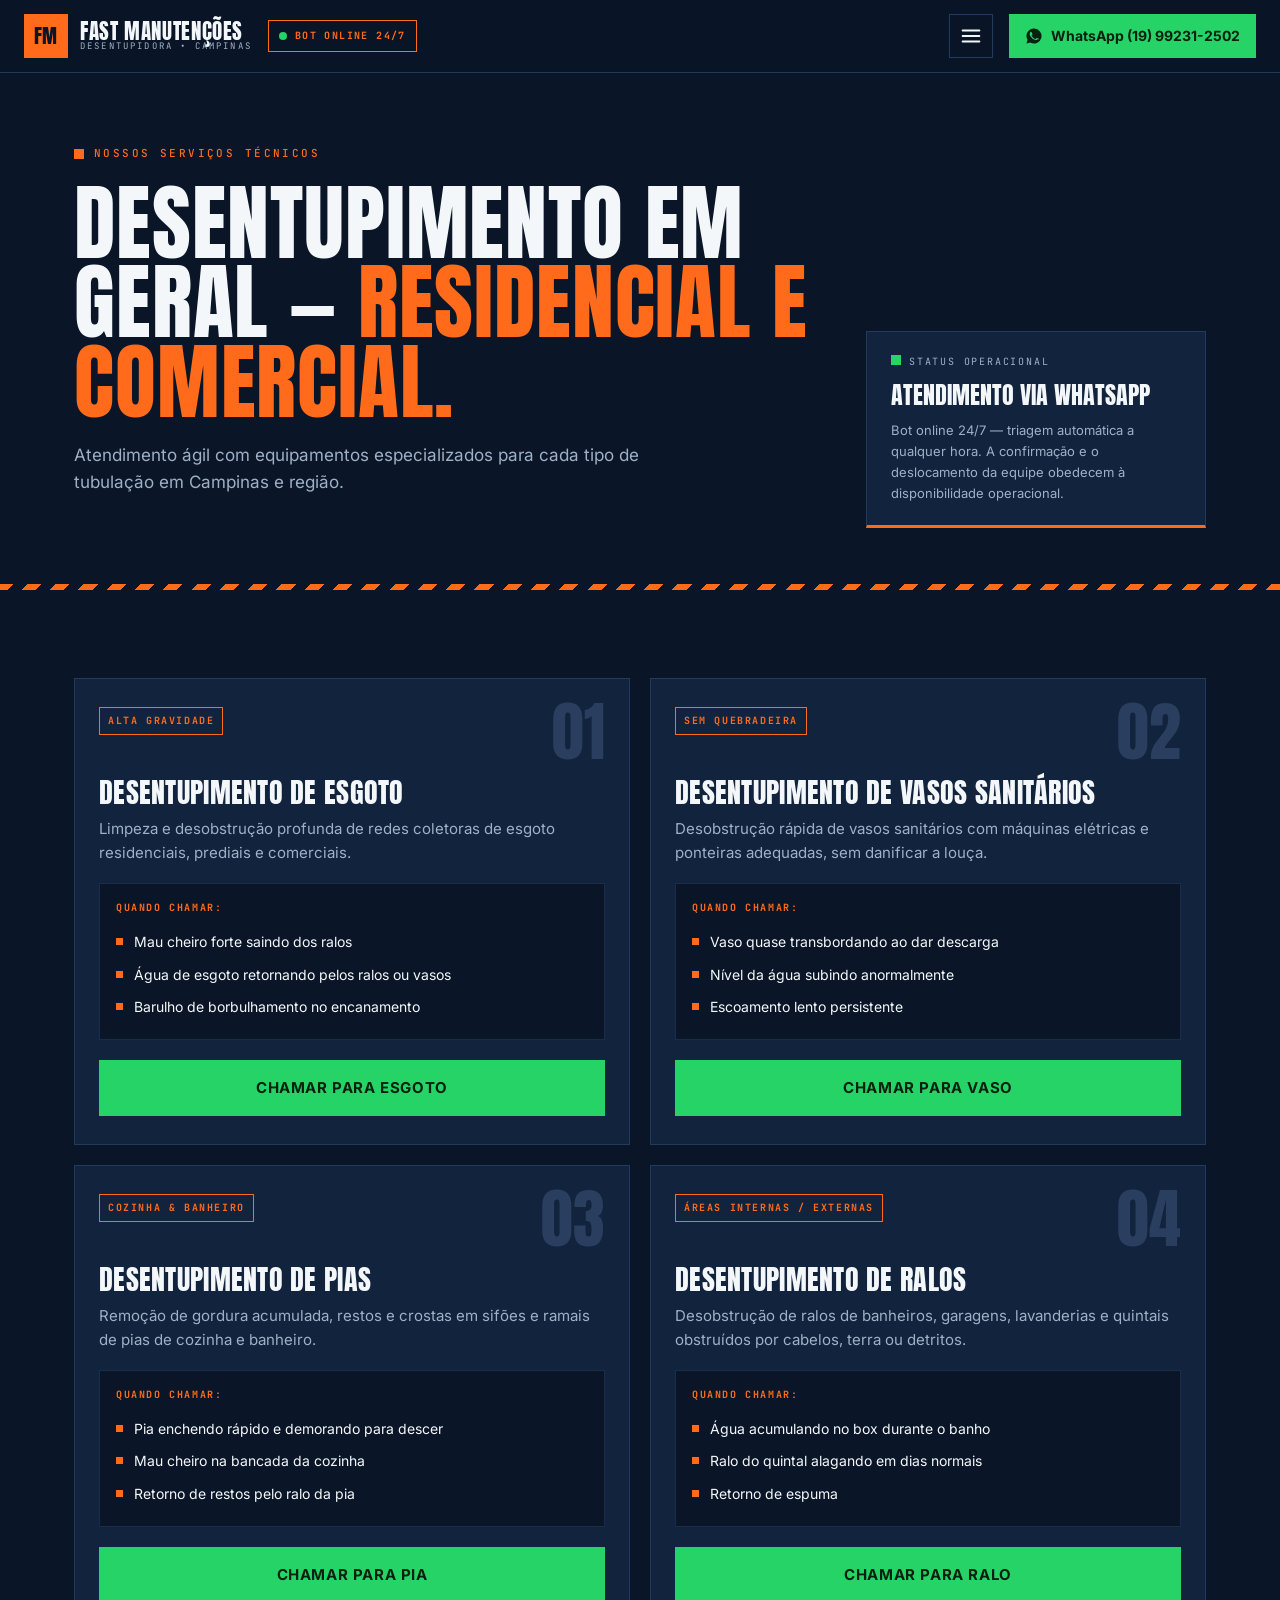
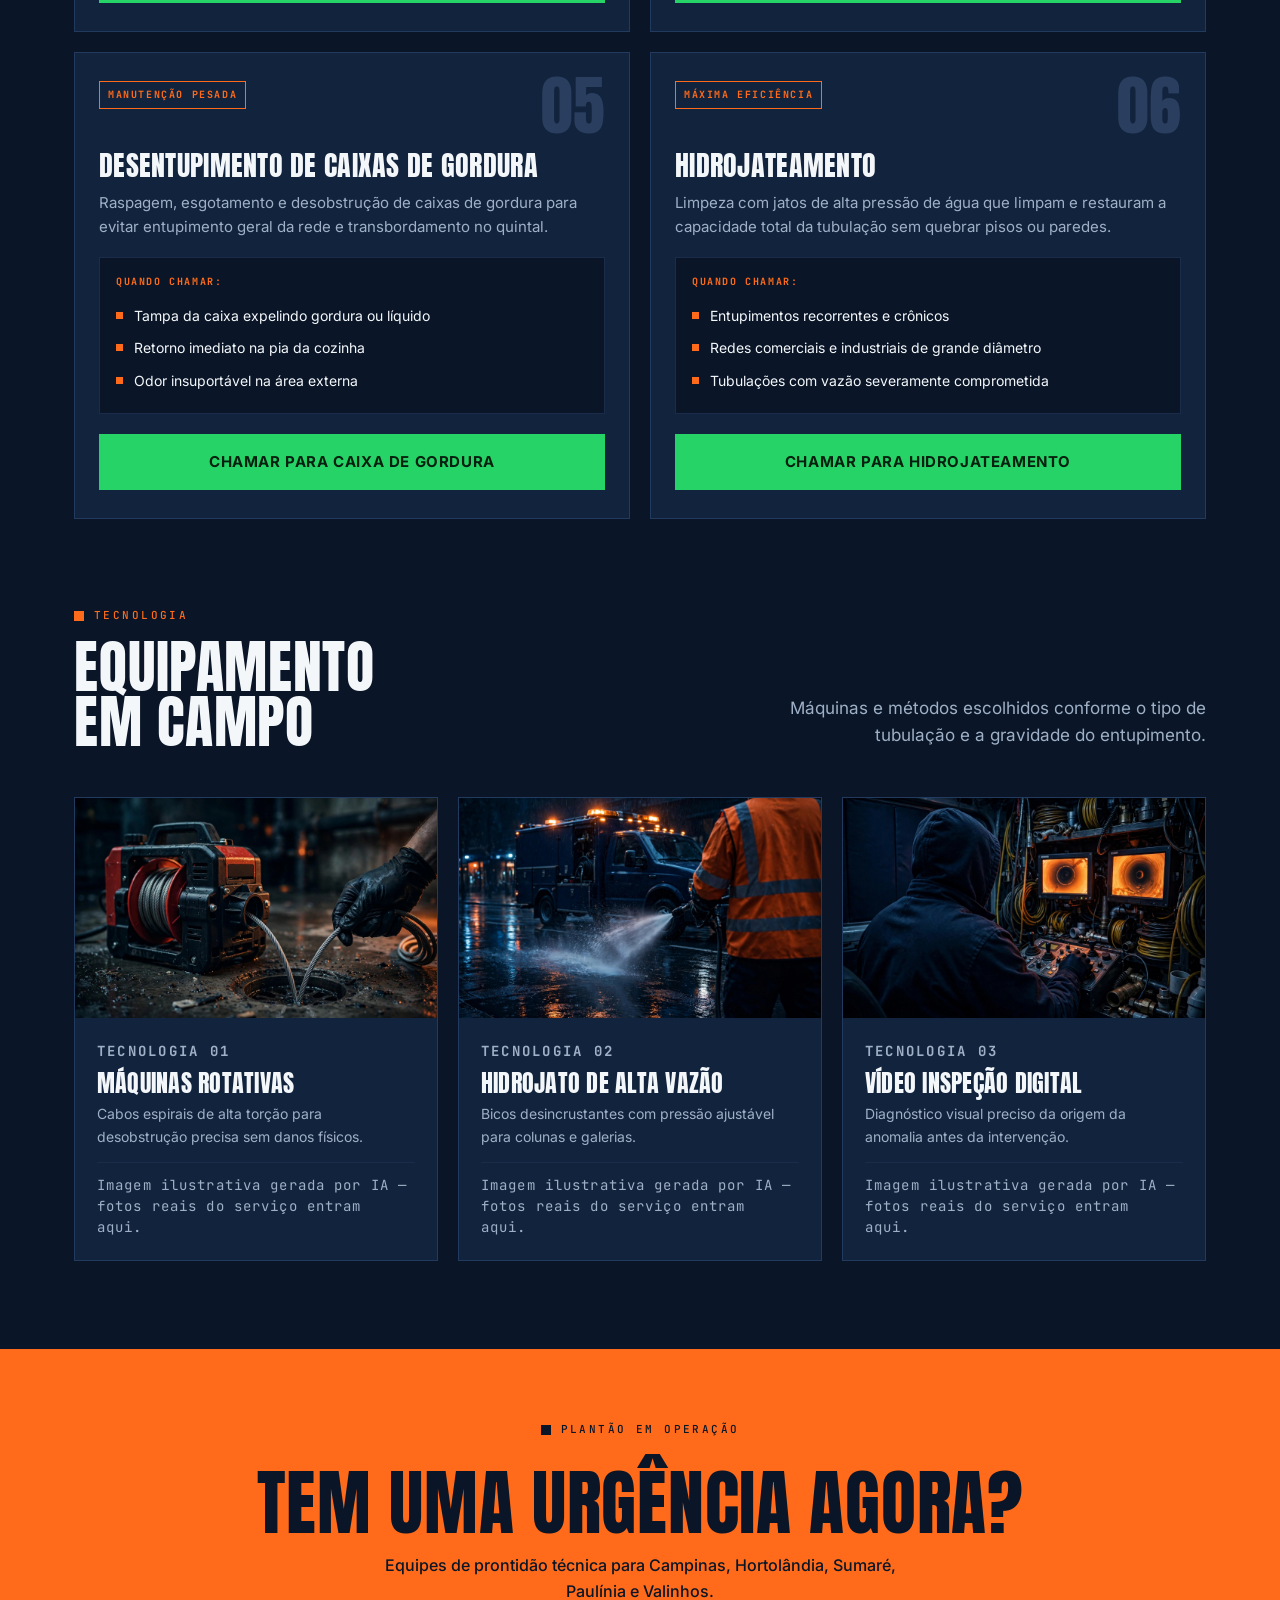
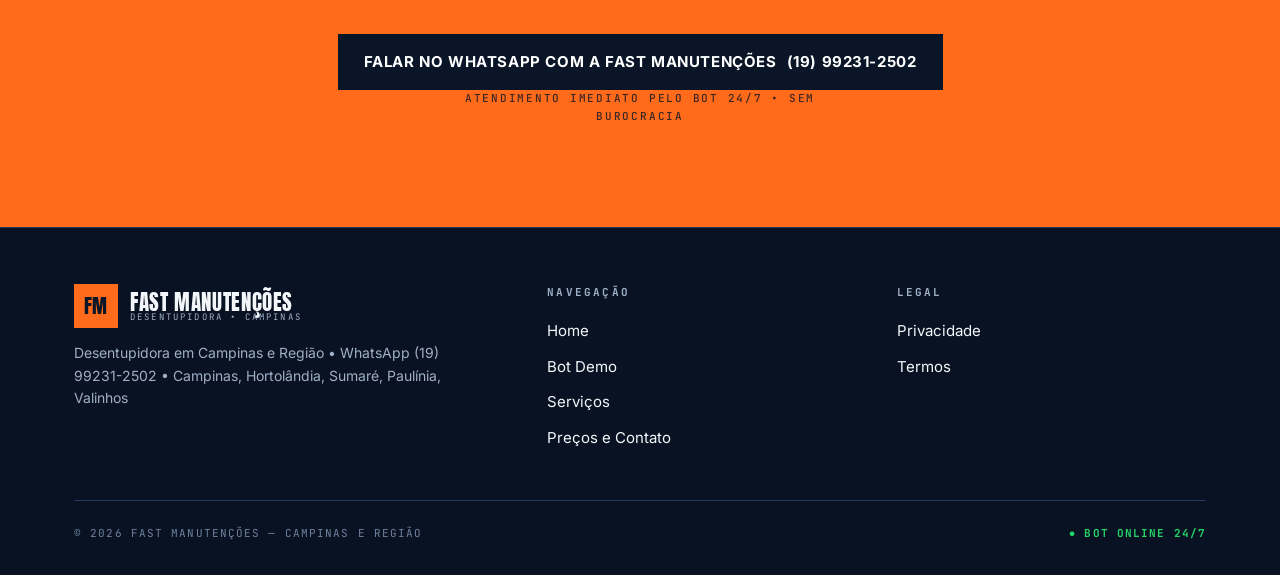
<file: servicos.html>
<!DOCTYPE html>
<html lang="pt-BR">
<head>
<meta charset="UTF-8">
<meta name="viewport" content="width=device-width, initial-scale=1.0">
<title>Serviços — Fast Manutenções | Desentupimento em Campinas e Região</title>
<meta name="description" content="Desentupimento de esgoto, ralos, vasos sanitários, pias, caixas de gordura e hidrojateamento — residencial e comercial, em Campinas e região.">
<meta property="og:title" content="Serviços — Fast Manutenções">
<meta property="og:description" content="Desentupimento em geral — residencial e comercial, em Campinas e região.">
<meta property="og:type" content="website">
<link rel="icon" href="data:image/svg+xml,%3Csvg xmlns='http://www.w3.org/2000/svg' viewBox='0 0 64 64'%3E%3Crect width='64' height='64' fill='%23FF6B1A'/%3E%3Ctext x='32' y='44' font-family='Arial Black' font-size='28' font-weight='900' text-anchor='middle' fill='%230A1628'%3EFM%3C/text%3E%3C/svg%3E">
<link rel="stylesheet" href="style.css">
</head>
<body>
<a class="skip-link" href="#conteudo">Pular para o conteúdo</a>

<header class="site-header">
  <div class="container header-inner">
    <a class="brand" href="index.html" aria-label="Fast Manutenções — Início">
      <span class="brand-mark" aria-hidden="true">FM</span>
      <span class="brand-text">
        <span class="brand-name" data-biz>FAST MANUTENÇÕES</span>
        <span class="brand-sub">DESENTUPIDORA • CAMPINAS</span>
      </span>
    </a>
    <span class="bot-chip"><span class="dot" aria-hidden="true"></span>BOT ONLINE 24/7</span>
    <button class="nav-toggle" type="button" aria-label="Abrir menu" aria-expanded="false" aria-controls="main-nav">
      <svg width="22" height="22" viewBox="0 0 24 24" fill="none" stroke="currentColor" stroke-width="2.4" stroke-linecap="round"><path d="M3 6h18M3 12h18M3 18h18"/></svg>
    </button>
    <nav class="main-nav" id="main-nav" aria-label="Navegação principal">
      <a href="index.html">Início</a>
      <a href="bot.html">Bot 24/7 Demo</a>
      <a href="servicos.html" class="active" aria-current="page">Serviços</a>
      <a href="precos.html">Preços &amp; Contato</a>
      <a href="termos.html">Termos &amp; Privacidade</a>
    </nav>
    <a class="header-wa" data-wa-link href="https://wa.me/5519992312502" target="_blank" rel="noopener">
      <svg width="18" height="18" viewBox="0 0 24 24" fill="currentColor" aria-hidden="true"><path d="M12 2a10 10 0 0 0-8.6 15.1L2 22l5.1-1.3A10 10 0 1 0 12 2zm5.4 14.1c-.2.6-1.3 1.2-1.8 1.2-.5.1-1 .2-3.4-.7-2.9-1.1-4.7-4.1-4.9-4.3-.1-.2-1.1-1.5-1.1-2.9s.7-2 1-2.3c.2-.3.5-.3.7-.3h.5c.2 0 .4 0 .6.5l.9 2.1c.1.2.1.4 0 .6l-.4.6-.5.5c-.2.2-.3.4-.1.7.2.3.9 1.5 2 2.4 1.4 1.2 2.5 1.6 2.9 1.8.3.2.5.1.7-.1l1-1.2c.2-.3.4-.2.7-.1l2 1c.3.1.5.2.6.4 0 .1 0 .6-.2 1.1z"/></svg>
      <span>WhatsApp <span data-wa-display>(19) 99231-2502</span></span>
    </a>
  </div>
</header>

<main id="conteudo">
  <section class="hero" style="padding-bottom:56px">
    <div class="container svc-hero">
      <div>
        <p class="eyebrow rise rise-1">Nossos serviços técnicos</p>
        <h1 class="rise rise-2" style="font-size:clamp(44px,7vw,84px);margin:20px 0">Desentupimento em geral — <span class="orange">residencial e comercial.</span></h1>
        <p class="lead rise rise-3">Atendimento ágil com equipamentos especializados para cada tipo de tubulação em Campinas e região.</p>
      </div>
      <div class="status-box rise rise-3">
        <p class="lbl"><span class="dot" aria-hidden="true"></span>Status operacional</p>
        <p class="val">Atendimento via WhatsApp</p>
        <p class="sub">Bot online 24/7 — triagem automática a qualquer hora. A confirmação e o deslocamento da equipe obedecem à disponibilidade operacional.</p>
      </div>
    </div>
  </section>
  <div class="hazard-thin" aria-hidden="true"></div>

  <section class="section">
    <div class="container">
      <div class="svc-detail">
        <article class="svc-card" id="esgoto"><div class="svc-top"><span class="svc-tag">Alta gravidade</span><span class="svc-num" aria-hidden="true">01</span></div><h3>Desentupimento de esgoto</h3><p>Limpeza e desobstrução profunda de redes coletoras de esgoto residenciais, prediais e comerciais.</p><div class="when-box"><p class="when-lbl">Quando chamar:</p><ul><li>Mau cheiro forte saindo dos ralos</li><li>Água de esgoto retornando pelos ralos ou vasos</li><li>Barulho de borbulhamento no encanamento</li></ul></div><a class="btn btn-wa" data-wa-link href="https://wa.me/5519992312502?text=Ol%C3%A1!%20Preciso%20de%20desentupimento%20de%20esgoto." target="_blank" rel="noopener">Chamar para esgoto</a></article>
        <article class="svc-card" id="vasos"><div class="svc-top"><span class="svc-tag">Sem quebradeira</span><span class="svc-num" aria-hidden="true">02</span></div><h3>Desentupimento de vasos sanitários</h3><p>Desobstrução rápida de vasos sanitários com máquinas elétricas e ponteiras adequadas, sem danificar a louça.</p><div class="when-box"><p class="when-lbl">Quando chamar:</p><ul><li>Vaso quase transbordando ao dar descarga</li><li>Nível da água subindo anormalmente</li><li>Escoamento lento persistente</li></ul></div><a class="btn btn-wa" data-wa-link href="https://wa.me/5519992312502?text=Ol%C3%A1!%20Preciso%20de%20desentupimento%20de%20vaso%20sanit%C3%A1rio." target="_blank" rel="noopener">Chamar para vaso</a></article>
        <article class="svc-card" id="pias"><div class="svc-top"><span class="svc-tag">Cozinha &amp; banheiro</span><span class="svc-num" aria-hidden="true">03</span></div><h3>Desentupimento de pias</h3><p>Remoção de gordura acumulada, restos e crostas em sifões e ramais de pias de cozinha e banheiro.</p><div class="when-box"><p class="when-lbl">Quando chamar:</p><ul><li>Pia enchendo rápido e demorando para descer</li><li>Mau cheiro na bancada da cozinha</li><li>Retorno de restos pelo ralo da pia</li></ul></div><a class="btn btn-wa" data-wa-link href="https://wa.me/5519992312502?text=Ol%C3%A1!%20Preciso%20de%20desentupimento%20de%20pia." target="_blank" rel="noopener">Chamar para pia</a></article>
        <article class="svc-card" id="ralos"><div class="svc-top"><span class="svc-tag">Áreas internas / externas</span><span class="svc-num" aria-hidden="true">04</span></div><h3>Desentupimento de ralos</h3><p>Desobstrução de ralos de banheiros, garagens, lavanderias e quintais obstruídos por cabelos, terra ou detritos.</p><div class="when-box"><p class="when-lbl">Quando chamar:</p><ul><li>Água acumulando no box durante o banho</li><li>Ralo do quintal alagando em dias normais</li><li>Retorno de espuma</li></ul></div><a class="btn btn-wa" data-wa-link href="https://wa.me/5519992312502?text=Ol%C3%A1!%20Preciso%20de%20desentupimento%20de%20ralo." target="_blank" rel="noopener">Chamar para ralo</a></article>
        <article class="svc-card" id="caixas"><div class="svc-top"><span class="svc-tag">Manutenção pesada</span><span class="svc-num" aria-hidden="true">05</span></div><h3>Desentupimento de caixas de gordura</h3><p>Raspagem, esgotamento e desobstrução de caixas de gordura para evitar entupimento geral da rede e transbordamento no quintal.</p><div class="when-box"><p class="when-lbl">Quando chamar:</p><ul><li>Tampa da caixa expelindo gordura ou líquido</li><li>Retorno imediato na pia da cozinha</li><li>Odor insuportável na área externa</li></ul></div><a class="btn btn-wa" data-wa-link href="https://wa.me/5519992312502?text=Ol%C3%A1!%20Preciso%20de%20desentupimento%20de%20caixa%20de%20gordura." target="_blank" rel="noopener">Chamar para caixa de gordura</a></article>
        <article class="svc-card" id="hidrojateamento"><div class="svc-top"><span class="svc-tag">Máxima eficiência</span><span class="svc-num" aria-hidden="true">06</span></div><h3>Hidrojateamento</h3><p>Limpeza com jatos de alta pressão de água que limpam e restauram a capacidade total da tubulação sem quebrar pisos ou paredes.</p><div class="when-box"><p class="when-lbl">Quando chamar:</p><ul><li>Entupimentos recorrentes e crônicos</li><li>Redes comerciais e industriais de grande diâmetro</li><li>Tubulações com vazão severamente comprometida</li></ul></div><a class="btn btn-wa" data-wa-link href="https://wa.me/5519992312502?text=Ol%C3%A1!%20Preciso%20de%20hidrojateamento." target="_blank" rel="noopener">Chamar para hidrojateamento</a></article>
      </div>
    </div>
  </section>

  <!-- TECHNOLOGY -->
  <section class="section" style="padding-top:0">
    <div class="container">
      <div class="section-head">
        <div>
          <p class="eyebrow">Tecnologia</p>
          <h2 style="margin-top:14px">Equipamento<br>em campo</h2>
        </div>
        <p class="lead">Máquinas e métodos escolhidos conforme o tipo de tubulação e a gravidade do entupimento.</p>
      </div>
      <div class="photo-grid">
        <article class="photo-card">
          <img src="assets/img/maquina-rotativa.jpg" alt="Máquina rotativa de desentupimento com cabo de aço — imagem ilustrativa gerada por IA" loading="lazy">
          <div class="photo-body"><p class="photo-tag">Tecnologia 01</p><h3>Máquinas rotativas</h3><p>Cabos espirais de alta torção para desobstrução precisa sem danos físicos.</p><p class="ai-label">Imagem ilustrativa gerada por IA — fotos reais do serviço entram aqui.</p></div>
        </article>
        <article class="photo-card">
          <img src="assets/img/hidrojato-noite.jpg" alt="Caminhão de hidrojateamento em rua molhada à noite — imagem ilustrativa gerada por IA" loading="lazy">
          <div class="photo-body"><p class="photo-tag">Tecnologia 02</p><h3>Hidrojato de alta vazão</h3><p>Bicos desincrustantes com pressão ajustável para colunas e galerias.</p><p class="ai-label">Imagem ilustrativa gerada por IA — fotos reais do serviço entram aqui.</p></div>
        </article>
        <article class="photo-card">
          <img src="assets/img/inspecao-camera.jpg" alt="Técnico operando unidade de controle de câmera de inspeção — imagem ilustrativa gerada por IA" loading="lazy">
          <div class="photo-body"><p class="photo-tag">Tecnologia 03</p><h3>Vídeo inspeção digital</h3><p>Diagnóstico visual preciso da origem da anomalia antes da intervenção.</p><p class="ai-label">Imagem ilustrativa gerada por IA — fotos reais do serviço entram aqui.</p></div>
        </article>
      </div>
    </div>
  </section>

  <section class="cta-band">
    <div class="container">
      <p class="eyebrow">Plantão em operação</p>
      <h2>Tem uma urgência agora?</h2>
      <p>Equipes de prontidão técnica para Campinas, Hortolândia, Sumaré, Paulínia e Valinhos.</p>
      <a class="btn btn-wa" data-wa-link href="https://wa.me/5519992312502" target="_blank" rel="noopener">Falar no WhatsApp com a Fast Manutenções <span data-wa-display>(19) 99231-2502</span></a>
      <p class="cta-note">Atendimento imediato pelo bot 24/7 • Sem burocracia</p>
    </div>
  </section>
</main>

<footer class="site-footer">
  <div class="container">
    <div class="footer-grid">
      <div class="footer-brand">
        <a class="brand" href="index.html">
          <span class="brand-mark" aria-hidden="true">FM</span>
          <span class="brand-text"><span class="brand-name" data-biz>FAST MANUTENÇÕES</span><span class="brand-sub">DESENTUPIDORA • CAMPINAS</span></span>
        </a>
        <p><span data-biz-tagline>Desentupidora em Campinas e Região</span> • WhatsApp <span data-wa-display>(19) 99231-2502</span> • Campinas, Hortolândia, Sumaré, Paulínia, Valinhos</p>
      </div>
      <div>
        <h4>Navegação</h4>
        <ul>
          <li><a href="index.html">Home</a></li>
          <li><a href="bot.html">Bot Demo</a></li>
          <li><a href="servicos.html">Serviços</a></li>
          <li><a href="precos.html">Preços e Contato</a></li>
        </ul>
      </div>
      <div>
        <h4>Legal</h4>
        <ul>
          <li><a href="termos.html">Privacidade</a></li>
          <li><a href="termos.html">Termos</a></li>
        </ul>
      </div>
    </div>
    <div class="footer-bottom">
      <span>© 2026 <span data-biz>Fast Manutenções</span> — Campinas e Região</span>
      <span class="footer-badge">● Bot online 24/7</span>
    </div>
  </div>
</footer>

<a class="mobile-bar" data-wa-link href="https://wa.me/5519992312502" target="_blank" rel="noopener">Chamar no WhatsApp</a>
<script src="app.js"></script>
</body>
</html>
</file>
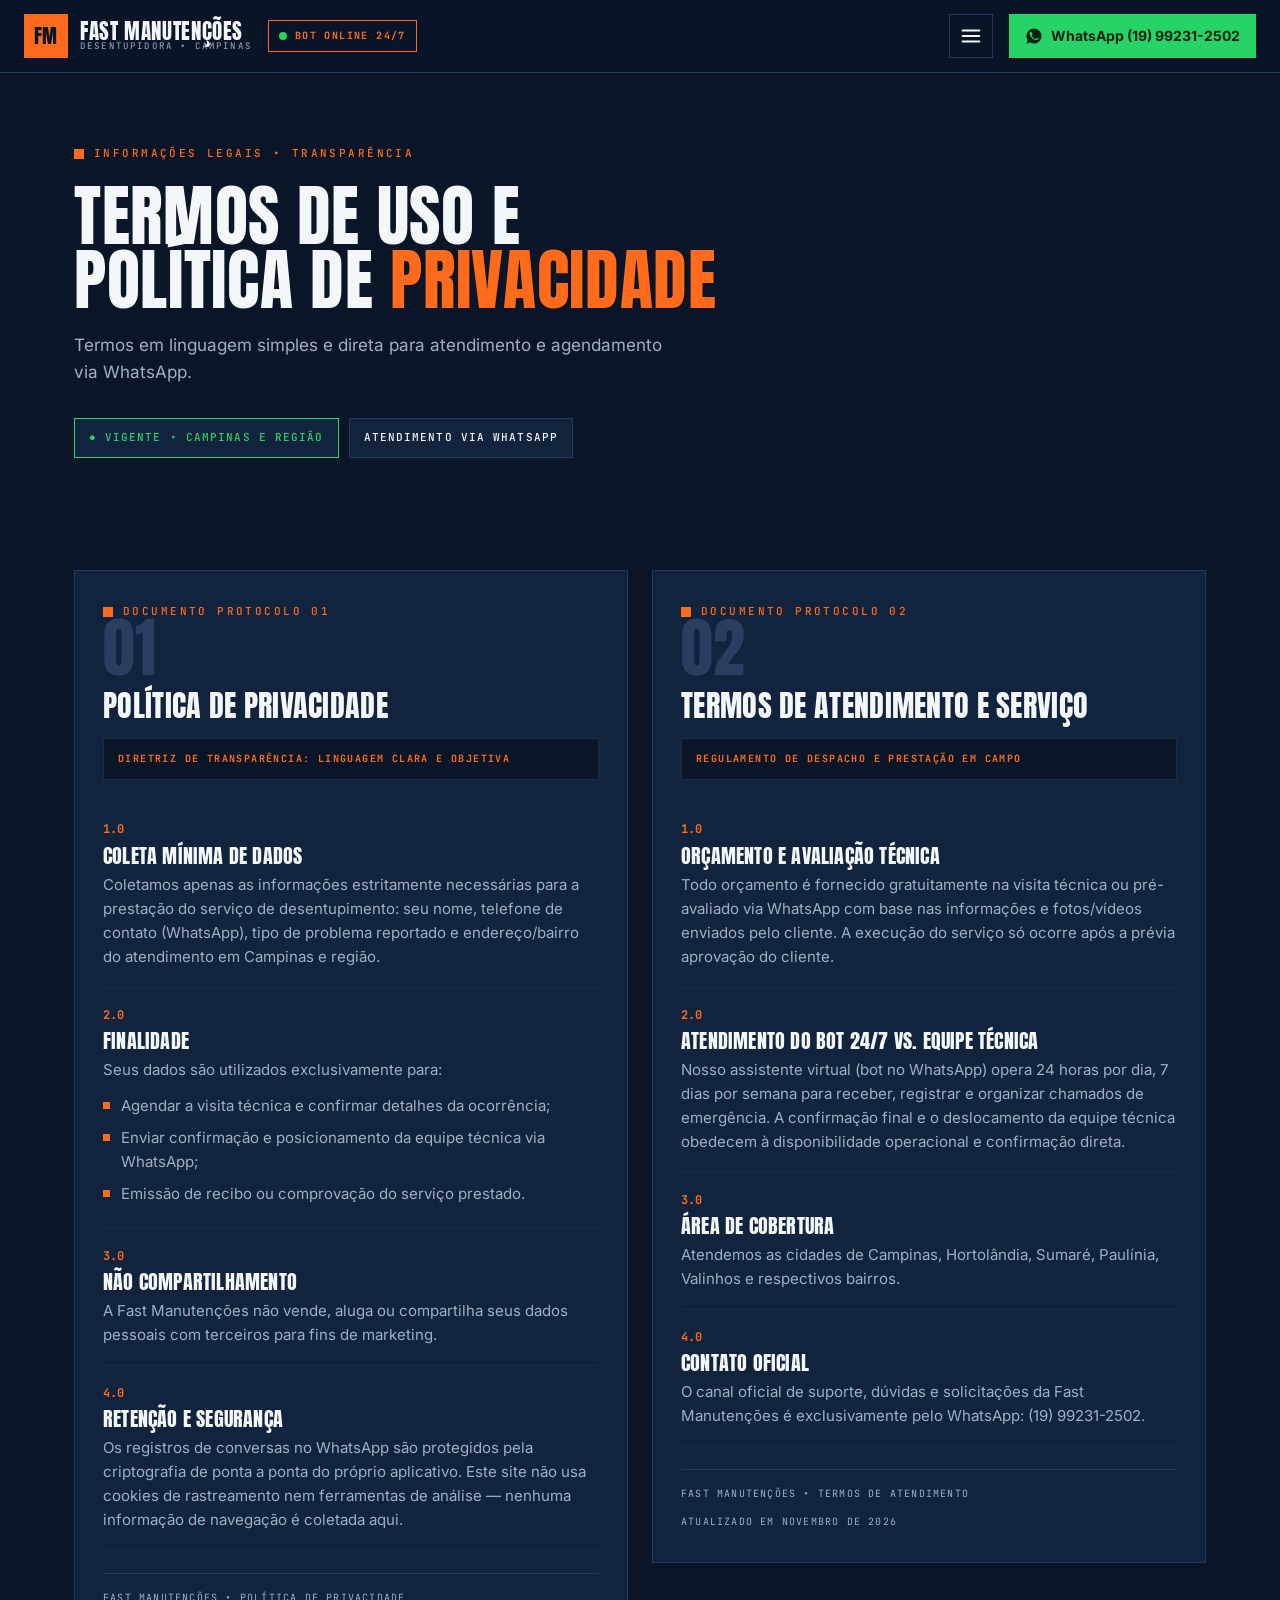
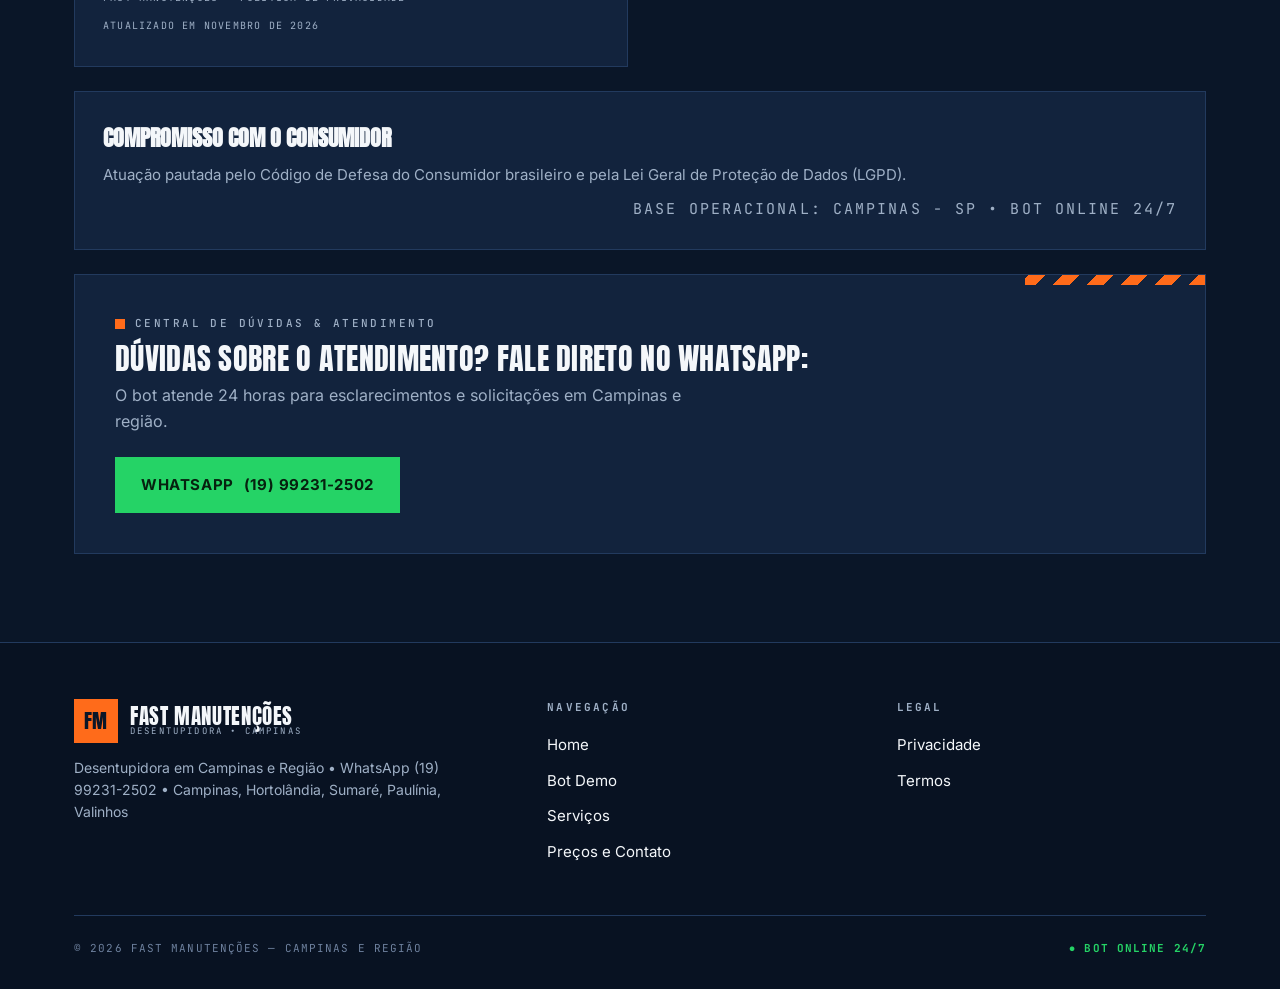
<file: termos.html>
<!DOCTYPE html>
<html lang="pt-BR">
<head>
<meta charset="UTF-8">
<meta name="viewport" content="width=device-width, initial-scale=1.0">
<title>Termos de Uso e Política de Privacidade — Fast Manutenções</title>
<meta name="description" content="Termos de atendimento e Política de Privacidade da Fast Manutenções, em linguagem simples: o que coletamos no WhatsApp, para quê, e como funciona o atendimento.">
<meta property="og:title" content="Termos e Privacidade — Fast Manutenções">
<meta property="og:type" content="website">
<link rel="icon" href="data:image/svg+xml,%3Csvg xmlns='http://www.w3.org/2000/svg' viewBox='0 0 64 64'%3E%3Crect width='64' height='64' fill='%23FF6B1A'/%3E%3Ctext x='32' y='44' font-family='Arial Black' font-size='28' font-weight='900' text-anchor='middle' fill='%230A1628'%3EFM%3C/text%3E%3C/svg%3E">
<link rel="stylesheet" href="style.css">
</head>
<body>
<a class="skip-link" href="#conteudo">Pular para o conteúdo</a>

<header class="site-header">
  <div class="container header-inner">
    <a class="brand" href="index.html" aria-label="Fast Manutenções — Início">
      <span class="brand-mark" aria-hidden="true">FM</span>
      <span class="brand-text">
        <span class="brand-name" data-biz>FAST MANUTENÇÕES</span>
        <span class="brand-sub">DESENTUPIDORA • CAMPINAS</span>
      </span>
    </a>
    <span class="bot-chip"><span class="dot" aria-hidden="true"></span>BOT ONLINE 24/7</span>
    <button class="nav-toggle" type="button" aria-label="Abrir menu" aria-expanded="false" aria-controls="main-nav">
      <svg width="22" height="22" viewBox="0 0 24 24" fill="none" stroke="currentColor" stroke-width="2.4" stroke-linecap="round"><path d="M3 6h18M3 12h18M3 18h18"/></svg>
    </button>
    <nav class="main-nav" id="main-nav" aria-label="Navegação principal">
      <a href="index.html">Início</a>
      <a href="bot.html">Bot 24/7 Demo</a>
      <a href="servicos.html">Serviços</a>
      <a href="precos.html">Preços &amp; Contato</a>
      <a href="termos.html" class="active" aria-current="page">Termos &amp; Privacidade</a>
    </nav>
    <a class="header-wa" data-wa-link href="https://wa.me/5519992312502" target="_blank" rel="noopener">
      <svg width="18" height="18" viewBox="0 0 24 24" fill="currentColor" aria-hidden="true"><path d="M12 2a10 10 0 0 0-8.6 15.1L2 22l5.1-1.3A10 10 0 1 0 12 2zm5.4 14.1c-.2.6-1.3 1.2-1.8 1.2-.5.1-1 .2-3.4-.7-2.9-1.1-4.7-4.1-4.9-4.3-.1-.2-1.1-1.5-1.1-2.9s.7-2 1-2.3c.2-.3.5-.3.7-.3h.5c.2 0 .4 0 .6.5l.9 2.1c.1.2.1.4 0 .6l-.4.6-.5.5c-.2.2-.3.4-.1.7.2.3.9 1.5 2 2.4 1.4 1.2 2.5 1.6 2.9 1.8.3.2.5.1.7-.1l1-1.2c.2-.3.4-.2.7-.1l2 1c.3.1.5.2.6.4 0 .1 0 .6-.2 1.1z"/></svg>
      <span>WhatsApp <span data-wa-display>(19) 99231-2502</span></span>
    </a>
  </div>
</header>

<main id="conteudo">
  <section class="hero" style="padding-bottom:56px">
    <div class="container">
      <p class="eyebrow rise rise-1">Informações legais • Transparência</p>
      <h1 class="rise rise-2" style="font-size:clamp(38px,6vw,68px);margin:20px 0">Termos de uso e<br>política de <span class="orange">privacidade</span></h1>
      <p class="lead rise rise-3">Termos em linguagem simples e direta para atendimento e agendamento via WhatsApp.</p>
      <div class="chip-list rise rise-4" style="margin-top:28px">
        <span class="bairro-chip" style="border-color:var(--wa);color:var(--wa)">● Vigente • Campinas e região</span>
        <span class="bairro-chip">Atendimento via WhatsApp</span>
      </div>
    </div>
  </section>

  <section class="section" style="padding-top:56px">
    <div class="container">
      <div class="legal-grid">
        <!-- PRIVACY -->
        <article class="legal-doc" id="privacidade">
          <p class="eyebrow">Documento protocolo 01</p>
          <p class="doc-num" aria-hidden="true">01</p>
          <h2>Política de privacidade</h2>
          <p class="legal-band">Diretriz de transparência: linguagem clara e objetiva</p>
          <div class="clause"><p class="c-num">1.0</p><h3>Coleta mínima de dados</h3><p>Coletamos apenas as informações estritamente necessárias para a prestação do serviço de desentupimento: seu nome, telefone de contato (WhatsApp), tipo de problema reportado e endereço/bairro do atendimento em Campinas e região.</p></div>
          <div class="clause"><p class="c-num">2.0</p><h3>Finalidade</h3><p>Seus dados são utilizados exclusivamente para:</p><ul><li>Agendar a visita técnica e confirmar detalhes da ocorrência;</li><li>Enviar confirmação e posicionamento da equipe técnica via WhatsApp;</li><li>Emissão de recibo ou comprovação do serviço prestado.</li></ul></div>
          <div class="clause"><p class="c-num">3.0</p><h3>Não compartilhamento</h3><p>A Fast Manutenções não vende, aluga ou compartilha seus dados pessoais com terceiros para fins de marketing.</p></div>
          <div class="clause"><p class="c-num">4.0</p><h3>Retenção e segurança</h3><p>Os registros de conversas no WhatsApp são protegidos pela criptografia de ponta a ponta do próprio aplicativo. Este site não usa cookies de rastreamento nem ferramentas de análise — nenhuma informação de navegação é coletada aqui.</p></div>
          <div class="legal-foot"><span>Fast Manutenções • Política de Privacidade</span><span>Atualizado em novembro de 2026</span></div>
        </article>

        <!-- TERMS -->
        <article class="legal-doc" id="termos">
          <p class="eyebrow">Documento protocolo 02</p>
          <p class="doc-num" aria-hidden="true">02</p>
          <h2>Termos de atendimento e serviço</h2>
          <p class="legal-band">Regulamento de despacho e prestação em campo</p>
          <div class="clause"><p class="c-num">1.0</p><h3>Orçamento e avaliação técnica</h3><p>Todo orçamento é fornecido gratuitamente na visita técnica ou pré-avaliado via WhatsApp com base nas informações e fotos/vídeos enviados pelo cliente. A execução do serviço só ocorre após a prévia aprovação do cliente.</p></div>
          <div class="clause"><p class="c-num">2.0</p><h3>Atendimento do bot 24/7 vs. equipe técnica</h3><p>Nosso assistente virtual (bot no WhatsApp) opera 24 horas por dia, 7 dias por semana para receber, registrar e organizar chamados de emergência. A confirmação final e o deslocamento da equipe técnica obedecem à disponibilidade operacional e confirmação direta.</p></div>
          <div class="clause"><p class="c-num">3.0</p><h3>Área de cobertura</h3><p>Atendemos as cidades de Campinas, Hortolândia, Sumaré, Paulínia, Valinhos e respectivos bairros.</p></div>
          <div class="clause"><p class="c-num">4.0</p><h3>Contato oficial</h3><p>O canal oficial de suporte, dúvidas e solicitações da Fast Manutenções é exclusivamente pelo WhatsApp: <span data-wa-display>(19) 99231-2502</span>.</p></div>
          <div class="legal-foot"><span>Fast Manutenções • Termos de Atendimento</span><span>Atualizado em novembro de 2026</span></div>
        </article>
      </div>

      <div class="commit-band">
        <h4>Compromisso com o consumidor</h4>
        <p>Atuação pautada pelo Código de Defesa do Consumidor brasileiro e pela Lei Geral de Proteção de Dados (LGPD).</p>
        <p class="commit-meta">Base operacional: Campinas - SP • Bot online 24/7</p>
      </div>

      <div class="contact-block" style="margin-top:24px">
        <p class="eyebrow">Central de dúvidas &amp; atendimento</p>
        <h3>Dúvidas sobre o atendimento? Fale direto no WhatsApp:</h3>
        <p>O bot atende 24 horas para esclarecimentos e solicitações em Campinas e região.</p>
        <div class="contact-ctas" style="margin-top:22px">
          <a class="btn btn-wa" data-wa-link href="https://wa.me/5519992312502" target="_blank" rel="noopener">WhatsApp <span data-wa-display>(19) 99231-2502</span></a>
        </div>
      </div>
    </div>
  </section>
</main>

<footer class="site-footer">
  <div class="container">
    <div class="footer-grid">
      <div class="footer-brand">
        <a class="brand" href="index.html">
          <span class="brand-mark" aria-hidden="true">FM</span>
          <span class="brand-text"><span class="brand-name" data-biz>FAST MANUTENÇÕES</span><span class="brand-sub">DESENTUPIDORA • CAMPINAS</span></span>
        </a>
        <p><span data-biz-tagline>Desentupidora em Campinas e Região</span> • WhatsApp <span data-wa-display>(19) 99231-2502</span> • Campinas, Hortolândia, Sumaré, Paulínia, Valinhos</p>
      </div>
      <div>
        <h4>Navegação</h4>
        <ul>
          <li><a href="index.html">Home</a></li>
          <li><a href="bot.html">Bot Demo</a></li>
          <li><a href="servicos.html">Serviços</a></li>
          <li><a href="precos.html">Preços e Contato</a></li>
        </ul>
      </div>
      <div>
        <h4>Legal</h4>
        <ul>
          <li><a href="termos.html">Privacidade</a></li>
          <li><a href="termos.html">Termos</a></li>
        </ul>
      </div>
    </div>
    <div class="footer-bottom">
      <span>© 2026 <span data-biz>Fast Manutenções</span> — Campinas e Região</span>
      <span class="footer-badge">● Bot online 24/7</span>
    </div>
  </div>
</footer>

<a class="mobile-bar" data-wa-link href="https://wa.me/5519992312502" target="_blank" rel="noopener">Chamar no WhatsApp</a>
<script src="app.js"></script>
</body>
</html>
</file>
<file: style.css>
/* FAST MANUTENÇÕES — Emergency dispatch design system
   Palette: navy #0A1628 / slate #12233D / signal orange #FF6B1A / WhatsApp green #25D366
   Type: Anton (display) / Inter (body) / JetBrains Mono (labels) — self-hosted, no CDN. */

@font-face{font-family:'Anton';font-style:normal;font-weight:400;font-display:swap;src:url('assets/fonts/anton-400.woff2') format('woff2')}
@font-face{font-family:'Inter';font-style:normal;font-weight:400;font-display:swap;src:url('assets/fonts/inter-400.woff2') format('woff2')}
@font-face{font-family:'Inter';font-style:normal;font-weight:500;font-display:swap;src:url('assets/fonts/inter-500.woff2') format('woff2')}
@font-face{font-family:'Inter';font-style:normal;font-weight:600;font-display:swap;src:url('assets/fonts/inter-600.woff2') format('woff2')}
@font-face{font-family:'Inter';font-style:normal;font-weight:700;font-display:swap;src:url('assets/fonts/inter-700.woff2') format('woff2')}
@font-face{font-family:'JetBrains Mono';font-style:normal;font-weight:400;font-display:swap;src:url('assets/fonts/jetbrains-mono-400.woff2') format('woff2')}
@font-face{font-family:'JetBrains Mono';font-style:normal;font-weight:500;font-display:swap;src:url('assets/fonts/jetbrains-mono-500.woff2') format('woff2')}
@font-face{font-family:'JetBrains Mono';font-style:normal;font-weight:700;font-display:swap;src:url('assets/fonts/jetbrains-mono-700.woff2') format('woff2')}

:root{
  --navy:#0A1628; --slate:#12233D; --slate-2:#1B3050; --panel:#0E1F38;
  --orange:#FF6B1A; --orange-dark:#CC4F00; --wa:#25D366; --wa-dark:#1DA851;
  --ink:#F4F7FA; --muted:#9FB0C6; --muted-2:#6E819E; --line:#223A5E; --line-soft:#1A2C49;
  --display:'Anton',Impact,sans-serif; --body:'Inter',system-ui,sans-serif; --mono:'JetBrains Mono',ui-monospace,monospace;
  --container:1180px; --pad:24px;
  --ease:cubic-bezier(0.16,1,0.3,1);
}
*{margin:0;padding:0;box-sizing:border-box}
html{scroll-behavior:smooth}
body{background:var(--navy);color:var(--ink);font-family:var(--body);font-size:16px;line-height:1.6;-webkit-font-smoothing:antialiased;overflow-x:hidden}
img{max-width:100%;display:block}
a{color:inherit;text-decoration:none}
button{font-family:inherit;cursor:pointer}
::selection{background:var(--orange);color:var(--navy)}
:focus-visible{outline:2px solid var(--orange);outline-offset:3px}
.container{max-width:var(--container);margin:0 auto;padding-left:var(--pad);padding-right:var(--pad)}
.skip-link{position:absolute;width:1px;height:1px;overflow:hidden;clip:rect(0 0 0 0);clip-path:inset(50%);white-space:nowrap;background:var(--orange);color:var(--navy);padding:10px 16px;font-family:var(--mono);font-size:12px;z-index:200}
.skip-link:focus{width:auto;height:auto;clip:auto;clip-path:none;left:8px;top:8px}

/* ---------- type helpers ---------- */
.eyebrow{font-family:var(--mono);font-size:11px;font-weight:500;letter-spacing:.22em;text-transform:uppercase;color:var(--orange);display:flex;align-items:center;gap:10px}
.eyebrow::before{content:"";width:10px;height:10px;background:var(--orange);flex:none}
h1,h2,h3,.display{font-family:var(--display);font-weight:400;text-transform:uppercase;line-height:.95;letter-spacing:.01em}
h1{font-size:clamp(52px,9vw,108px)}
h2{font-size:clamp(34px,5vw,58px)}
h3{font-size:clamp(22px,2.6vw,30px)}
.lead{color:var(--muted);font-size:17px;max-width:56ch}
.orange{color:var(--orange)}
.mono{font-family:var(--mono)}
.section{padding:88px 0}
.section-head{display:flex;justify-content:space-between;align-items:flex-end;gap:32px;margin-bottom:48px;flex-wrap:wrap}
.section-head .lead{max-width:44ch;text-align:right}

/* ---------- hazard stripe ---------- */
.hazard{height:10px;background:repeating-linear-gradient(-45deg,var(--orange) 0 14px,var(--navy) 14px 28px)}
.hazard-thin{height:6px;background:repeating-linear-gradient(-45deg,var(--orange) 0 10px,var(--navy) 10px 20px)}

/* ---------- header ---------- */
.site-header{position:sticky;top:0;z-index:100;background:rgba(10,22,40,.97);border-bottom:1px solid var(--line);backdrop-filter:blur(6px)}
.site-header .container{max-width:1440px}
.header-inner{display:flex;align-items:center;gap:16px;min-height:72px}
.brand{display:flex;align-items:center;gap:12px;flex:none;min-width:0}
.brand-mark{width:44px;height:44px;flex:none;background:var(--orange);color:var(--navy);display:flex;align-items:center;justify-content:center;font-family:var(--display);font-size:20px;letter-spacing:.02em}
.brand-text{display:flex;flex-direction:column;line-height:1.05;white-space:nowrap}
.brand-name{font-family:var(--display);font-size:21px;letter-spacing:.03em;color:var(--ink)}
.brand-sub{font-family:var(--mono);font-size:9px;letter-spacing:.24em;color:var(--muted)}
.bot-chip{flex:none;display:inline-flex;align-items:center;gap:8px;border:1px solid var(--orange);color:var(--orange);font-family:var(--mono);font-size:10px;font-weight:700;letter-spacing:.14em;padding:7px 10px;white-space:nowrap}
.bot-chip .dot{width:8px;height:8px;border-radius:50%;background:var(--wa);flex:none;animation:pulse 1.8s infinite}
@keyframes pulse{0%,100%{box-shadow:0 0 0 0 rgba(37,211,102,.5)}50%{box-shadow:0 0 0 5px rgba(37,211,102,0)}}
.main-nav{margin-left:auto;display:flex;gap:4px}
.main-nav a{font-family:var(--display);font-size:14px;letter-spacing:.05em;text-transform:uppercase;color:var(--ink);padding:10px 9px;white-space:nowrap;transition:background .2s var(--ease),color .2s}
.main-nav a:hover{background:var(--slate)}
.main-nav a.active{background:var(--orange);color:#fff}
.header-wa{flex:none;display:inline-flex;align-items:center;gap:8px;background:var(--wa);color:#06210F;font-weight:700;font-size:14px;padding:11px 16px;border:0;transition:background .2s}
.header-wa:hover{background:#2FE374}
.header-wa svg{flex:none}
.nav-toggle{display:none;background:none;border:1px solid var(--line);color:var(--ink);width:44px;height:44px;align-items:center;justify-content:center;flex:none;margin-left:auto}

/* ---------- buttons ---------- */
.btn{display:inline-flex;align-items:center;justify-content:center;gap:10px;font-weight:700;font-size:15px;padding:16px 26px;border:0;text-transform:uppercase;letter-spacing:.04em;transition:transform .15s var(--ease),background .2s;min-height:52px}
.btn:active{transform:scale(.97)}
.btn-wa{background:var(--wa);color:#06210F}
.btn-wa:hover{background:#2FE374}
.btn-orange{background:var(--orange);color:#fff}
.btn-orange:hover{background:#FF7D38}
.btn-dark{background:var(--slate);color:var(--ink);border:1px solid var(--line)}
.btn-dark:hover{background:var(--slate-2)}
.btn-ghost{background:transparent;color:var(--ink);border:1px solid var(--line)}
.btn-ghost:hover{border-color:var(--orange);color:var(--orange)}
.btn-block{width:100%}

/* ---------- hero ---------- */
.hero{padding:72px 0 80px;position:relative;overflow:hidden}
.hero-grid{display:grid;grid-template-columns:1.05fr .95fr;gap:56px;align-items:center}
.hero h1{margin:22px 0 20px}
.hero .lead{margin-bottom:32px}
.hero-ctas{display:flex;gap:14px;flex-wrap:wrap}
.stat-strip{display:grid;grid-template-columns:repeat(3,1fr);gap:12px;margin-top:48px}
.stat{background:var(--slate);border:1px solid var(--line);padding:18px 16px}
.stat-label{font-family:var(--mono);font-size:10px;letter-spacing:.18em;color:var(--muted);text-transform:uppercase;margin-bottom:8px}
.stat-value{font-family:var(--display);font-size:clamp(20px,2.2vw,28px);text-transform:uppercase;line-height:1}
.stat-value.orange{color:var(--orange)}
.stat-value.green{color:var(--wa)}

/* ---------- chat mock ---------- */
.chat{background:var(--panel);border:1px solid var(--line);display:flex;flex-direction:column;overflow:hidden;min-width:0;width:100%}
.chat-head{display:flex;align-items:center;gap:12px;padding:14px 16px;background:var(--slate);border-bottom:1px solid var(--line);flex-wrap:wrap}
.chat-head>div{min-width:0}
.chat-avatar{width:40px;height:40px;flex:none;background:var(--orange);color:var(--navy);display:flex;align-items:center;justify-content:center;font-family:var(--display);font-size:17px}
.chat-title{font-family:var(--display);font-size:16px;letter-spacing:.04em;text-transform:uppercase;line-height:1.1}
.chat-status{font-family:var(--mono);font-size:10px;letter-spacing:.12em;color:var(--wa);text-transform:uppercase}
.chat-head .spacer{flex:1}
.chat-body{padding:20px 16px 12px;display:flex;flex-direction:column;gap:12px;overflow-y:auto;min-height:340px;max-height:520px;scroll-behavior:smooth}
.chat-date{align-self:center;font-family:var(--mono);font-size:10px;letter-spacing:.14em;color:var(--muted);background:var(--slate);border:1px solid var(--line);padding:6px 12px;text-transform:uppercase}
.msg{max-width:82%;padding:12px 14px;font-size:15px;line-height:1.5;animation:msgIn .35s var(--ease)}
@keyframes msgIn{from{opacity:0;transform:translateY(14px)}to{opacity:1;transform:none}}
.msg-bot{align-self:flex-start;background:var(--slate);border:1px solid var(--line);border-left:3px solid var(--orange)}
.msg-user{align-self:flex-end;background:#2A3F5F;color:#fff;text-align:left}
.msg-time{display:block;font-family:var(--mono);font-size:9px;letter-spacing:.1em;color:var(--muted-2);margin-top:6px;text-align:right}
.msg-user .msg-time{color:#B9C8DC}
.msg .ticks{color:var(--wa)}
.quick-row{display:flex;flex-wrap:wrap;gap:8px;align-self:flex-start;max-width:100%}
.chip-btn{font-family:var(--mono);font-size:11px;font-weight:700;letter-spacing:.08em;text-transform:uppercase;background:transparent;color:var(--ink);border:1px solid var(--orange);padding:11px 14px;min-height:44px;transition:background .2s,color .2s}
.chip-btn:hover{background:var(--orange);color:#fff}
.chip-btn:disabled{border-color:var(--line);color:var(--muted-2);cursor:default;background:transparent}
.chip-btn.picked{background:var(--orange);color:#fff;border-color:var(--orange)}
.chip-btn.static-picked{background:var(--orange);color:#fff}
.typing{align-self:flex-start;background:var(--slate);border:1px solid var(--line);padding:12px 16px;display:inline-flex;gap:5px}
.typing span{width:7px;height:7px;border-radius:50%;background:var(--muted);animation:tp 1.2s infinite}
.typing span:nth-child(2){animation-delay:.15s}.typing span:nth-child(3){animation-delay:.3s}
@keyframes tp{0%,60%,100%{transform:translateY(0);opacity:.5}30%{transform:translateY(-5px);opacity:1}}
.chat-input{display:flex;align-items:center;gap:10px;padding:12px 14px;border-top:1px solid var(--line);background:var(--slate)}
.chat-input .hint{flex:1;font-family:var(--mono);font-size:11px;color:var(--muted-2);letter-spacing:.06em;min-width:0;overflow:hidden;text-overflow:ellipsis;white-space:nowrap}
.chat-input input[type=text]{flex:1;min-width:0;background:var(--navy);border:1px solid var(--line);color:var(--ink);font-family:var(--body);font-size:15px;padding:11px 12px}
.chat-input input[type=text]:focus{outline:2px solid var(--orange);outline-offset:0}
.chat-send{flex:none;width:44px;height:44px;border:0;background:var(--wa);color:#06210F;display:flex;align-items:center;justify-content:center}
.chat-send:disabled{background:var(--line);color:var(--muted-2);cursor:default}
.restart-btn{font-family:var(--mono);font-size:10px;font-weight:700;letter-spacing:.12em;text-transform:uppercase;background:transparent;color:var(--orange);border:1px solid var(--orange);padding:8px 10px;white-space:nowrap}
.restart-btn:hover{background:var(--orange);color:#fff}
.summary-card{align-self:stretch;background:var(--slate);border:1px solid var(--wa);padding:18px;animation:msgIn .35s var(--ease)}
.summary-card h4{font-family:var(--display);font-size:20px;letter-spacing:.04em;color:var(--orange);text-transform:uppercase;margin-bottom:12px}
.summary-row{display:flex;justify-content:space-between;gap:16px;padding:9px 0;border-bottom:1px solid var(--line-soft);font-size:14px}
.summary-row:last-of-type{border-bottom:0}
.summary-row .k{font-family:var(--mono);font-size:10px;letter-spacing:.16em;color:var(--muted);text-transform:uppercase;padding-top:3px;flex:none}
.summary-row .v{font-weight:600;text-align:right}
.summary-note{font-size:13px;color:var(--muted);margin:12px 0 16px}
.summary-foot{font-family:var(--mono);font-size:10px;letter-spacing:.14em;color:var(--muted-2);text-transform:uppercase;margin-top:14px;text-align:center}

/* ---------- marquee ---------- */
.marquee{background:var(--orange);color:var(--navy);overflow:hidden;padding:14px 0;white-space:nowrap}
.marquee-track{display:inline-block;font-family:var(--display);font-size:clamp(20px,2.6vw,30px);letter-spacing:.04em;text-transform:uppercase;animation:scroll 22s linear infinite}
@keyframes scroll{from{transform:translateX(0)}to{transform:translateX(-50%)}}

/* ---------- service cards ---------- */
.svc-grid{display:grid;grid-template-columns:repeat(3,1fr);gap:20px}
.svc-card{background:var(--slate);border:1px solid var(--line);padding:28px 24px;position:relative;display:flex;flex-direction:column;transition:border-color .2s,transform .2s var(--ease)}
.svc-card:hover{border-color:var(--orange);transform:translateY(-3px)}
.svc-top{display:flex;justify-content:space-between;align-items:flex-start;margin-bottom:20px}
.svc-tag{font-family:var(--mono);font-size:10px;font-weight:700;letter-spacing:.16em;color:var(--orange);text-transform:uppercase;border:1px solid var(--orange);padding:5px 8px}
.svc-num{font-family:var(--display);font-size:64px;line-height:.8;color:#2A3F5F}
.svc-card h3{margin-bottom:12px}
.svc-card p{color:var(--muted);font-size:15px;flex:1}
.svc-link{display:inline-flex;align-items:center;gap:8px;margin-top:22px;font-family:var(--mono);font-size:11px;font-weight:700;letter-spacing:.14em;text-transform:uppercase;color:var(--ink);border-top:1px solid var(--line);padding-top:16px}
.svc-link:hover{color:var(--orange)}

/* ---------- steps ---------- */
.steps-grid{display:grid;grid-template-columns:repeat(3,1fr);gap:20px}
.step{background:var(--slate);border:1px solid var(--line);padding:32px 26px}
.step-num{font-family:var(--display);font-size:72px;line-height:.85;color:var(--orange);margin-bottom:18px}
.step h3{margin-bottom:10px}
.step p{color:var(--muted);font-size:15px}
.step .chip{display:inline-block;margin-top:20px;font-family:var(--mono);font-size:10px;font-weight:700;letter-spacing:.16em;color:var(--wa);border:1px solid var(--wa);padding:6px 10px;text-transform:uppercase}

/* ---------- coverage ---------- */
.cover-line{font-family:var(--display);font-size:clamp(22px,3vw,34px);text-transform:uppercase;line-height:1.15;margin:18px 0 28px}
.chip-list{display:flex;flex-wrap:wrap;gap:10px}
.bairro-chip{font-family:var(--mono);font-size:11px;font-weight:500;letter-spacing:.1em;text-transform:uppercase;border:1px solid var(--line);color:var(--ink);padding:10px 14px;background:var(--slate)}
.city-grid{display:grid;grid-template-columns:repeat(5,1fr);gap:14px;margin-top:36px}
.city-card{background:var(--slate);border:1px solid var(--line);padding:22px 18px}
.city-card h3{font-size:24px}
.city-card h3.orange{color:var(--orange)}
.city-tag{font-family:var(--mono);font-size:10px;letter-spacing:.16em;color:var(--muted);text-transform:uppercase;margin-top:8px}
.city-card p{color:var(--muted);font-size:13px;margin-top:10px}

/* ---------- CTA band ---------- */
.cta-band{background:var(--orange);color:var(--navy);padding:72px 0;text-align:center}
.cta-band h2{font-size:clamp(38px,6vw,72px);margin:14px 0 16px}
.cta-band p{max-width:56ch;margin:0 auto 30px;font-weight:500}
.cta-band .eyebrow{color:var(--navy);justify-content:center}
.cta-band .eyebrow::before{background:var(--navy)}
.cta-band .btn-wa{background:var(--navy);color:#fff}
.cta-band .btn-wa:hover{background:#1B3050}
.cta-note{font-family:var(--mono);font-size:11px;letter-spacing:.16em;text-transform:uppercase;margin-top:20px;opacity:.8}

/* ---------- footer ---------- */
.site-footer{border-top:1px solid var(--line);padding:56px 0 32px;background:#081222}
.footer-grid{display:grid;grid-template-columns:1.4fr 1fr 1fr;gap:40px;margin-bottom:40px}
.footer-grid h4{font-family:var(--mono);font-size:11px;letter-spacing:.2em;color:var(--muted);text-transform:uppercase;margin-bottom:16px}
.footer-grid ul{list-style:none}
.footer-grid li{margin-bottom:10px}
.footer-grid a{font-size:15px;color:var(--ink)}
.footer-grid a:hover{color:var(--orange)}
.footer-brand p{color:var(--muted);font-size:14px;margin-top:14px;max-width:42ch}
.footer-bottom{border-top:1px solid var(--line);padding-top:24px;display:flex;justify-content:space-between;gap:16px;flex-wrap:wrap;font-family:var(--mono);font-size:11px;letter-spacing:.1em;color:var(--muted-2);text-transform:uppercase}
.footer-badge{color:var(--wa);font-weight:700}

/* ---------- bot page ---------- */
.bot-layout{display:grid;grid-template-columns:.95fr 1.05fr;gap:48px;align-items:start}
.bot-side h2{margin:18px 0 16px}
.why-list{margin-top:36px;display:flex;flex-direction:column;gap:0;border-top:1px solid var(--line)}
.why-item{display:grid;grid-template-columns:64px 1fr;gap:18px;padding:26px 0;border-bottom:1px solid var(--line)}
.why-num{font-family:var(--display);font-size:44px;color:var(--orange);line-height:.9}
.why-item h3{font-size:22px;margin-bottom:8px}
.why-item p{color:var(--muted);font-size:15px}
.ops-block{margin-top:40px;background:var(--slate);border:1px solid var(--line);padding:28px}
.ops-block h3{margin-bottom:10px}
.ops-block p{color:var(--muted);font-size:15px;margin-bottom:18px}
.ops-line{display:flex;align-items:center;gap:12px;font-family:var(--display);font-size:22px;letter-spacing:.03em;text-transform:uppercase;margin-bottom:20px}
.ops-line .lbl{font-family:var(--mono);font-size:10px;letter-spacing:.18em;color:var(--muted);display:block}
.truck-strip{font-family:var(--mono);font-size:11px;letter-spacing:.14em;color:var(--muted);text-transform:uppercase;margin-top:20px;border-top:1px solid var(--line);padding-top:16px}

/* ---------- photo cards ---------- */
.photo-grid{display:grid;grid-template-columns:repeat(3,1fr);gap:20px}
.photo-card{background:var(--slate);border:1px solid var(--line);overflow:hidden}
.photo-card img{width:100%;height:220px;object-fit:cover}
.photo-body{padding:22px}
.photo-tag{font-family:var(--mono);font-size:10px;font-weight:700;letter-spacing:.16em;color:var(--orange);text-transform:uppercase}
.photo-body h3{margin:10px 0 8px;font-size:24px}
.photo-body p{color:var(--muted);font-size:14px}
.ai-label{font-family:var(--mono);font-size:10px;letter-spacing:.08em;color:var(--muted-2);margin-top:14px;border-top:1px solid var(--line-soft);padding-top:12px;line-height:1.5}

/* ---------- services page ---------- */
.svc-hero{display:grid;grid-template-columns:1fr auto;gap:40px;align-items:end}
.status-box{background:var(--slate);border:1px solid var(--line);border-bottom:3px solid var(--orange);padding:22px 24px;max-width:340px}
.status-box .dot{width:10px;height:10px;background:var(--wa);display:inline-block;margin-right:8px}
.status-box .lbl{font-family:var(--mono);font-size:10px;letter-spacing:.18em;color:var(--muted);text-transform:uppercase}
.status-box .val{font-family:var(--display);font-size:24px;text-transform:uppercase;margin-top:6px}
.status-box .sub{font-size:13px;color:var(--muted);margin-top:6px}
.svc-detail{display:grid;grid-template-columns:repeat(2,1fr);gap:20px}
.svc-detail .svc-card h3{font-size:28px}
.when-box{background:var(--navy);border:1px solid var(--line-soft);padding:16px;margin-top:18px}
.when-box .when-lbl{font-family:var(--mono);font-size:10px;font-weight:700;letter-spacing:.16em;color:var(--orange);text-transform:uppercase;margin-bottom:10px}
.when-box li{list-style:none;color:var(--ink);font-size:14px;padding:5px 0 5px 18px;position:relative}
.when-box li::before{content:"";position:absolute;left:0;top:12px;width:7px;height:7px;background:var(--orange)}
.svc-detail .btn{margin-top:20px}

/* ---------- prices page ---------- */
.prices-layout{display:grid;grid-template-columns:1fr 1fr;gap:48px;align-items:start}
.quote-card{background:var(--slate);border:1px solid var(--line);border-left:4px solid var(--orange);padding:30px;margin-bottom:24px}
.quote-card blockquote{font-family:var(--display);font-size:clamp(20px,2.4vw,28px);line-height:1.25;text-transform:uppercase;margin-top:12px}
.placeholder-card{background:var(--slate);border:1px solid var(--orange);padding:28px;margin-bottom:24px}
.placeholder-card h3{margin-bottom:10px}
.placeholder-card p{color:var(--muted);font-size:15px}
.factor-list{margin-top:8px}
.factor{display:grid;grid-template-columns:56px 1fr;gap:16px;padding:20px 0;border-bottom:1px solid var(--line)}
.factor-num{font-family:var(--mono);font-size:15px;font-weight:700;color:var(--wa)}
.factor h4{font-family:var(--display);font-size:20px;letter-spacing:.03em;text-transform:uppercase;margin-bottom:6px}
.factor p{color:var(--muted);font-size:14px}
.triage-strip{display:flex;justify-content:space-between;align-items:center;gap:16px;background:var(--slate);border:1px solid var(--line);padding:20px 22px;margin-top:24px;flex-wrap:wrap}
.triage-strip .t{font-family:var(--display);font-size:20px;text-transform:uppercase}
.triage-strip .s{color:var(--muted);font-size:14px}
.triage-strip a{font-family:var(--mono);font-size:11px;font-weight:700;letter-spacing:.14em;color:var(--orange);text-transform:uppercase;white-space:nowrap}
.triage-strip a:hover{text-decoration:underline}

/* ---------- form ---------- */
.form-card{background:var(--slate);border:1px solid var(--line);border-top:4px solid var(--orange);padding:32px 28px;position:sticky;top:96px}
.form-card h2{font-size:30px;margin:10px 0 12px}
.form-card .intro{color:var(--muted);font-size:15px;margin-bottom:26px}
.field{margin-bottom:20px}
.field label{display:flex;justify-content:space-between;font-family:var(--mono);font-size:11px;font-weight:700;letter-spacing:.14em;text-transform:uppercase;margin-bottom:8px}
.field label .req{color:var(--orange)}
.field input[type=text],.field select{width:100%;background:var(--navy);border:1px solid var(--line);color:var(--ink);font-family:var(--body);font-size:16px;padding:13px 14px;min-height:48px}
.field select{appearance:none}
.field input:focus,.field select:focus{outline:2px solid var(--orange);outline-offset:0;border-color:var(--orange)}
.field .error-msg{display:none;color:#FF8A5C;font-size:13px;margin-top:6px}
.field.invalid input,.field.invalid select{border-color:#FF5A3C}
.field.invalid .error-msg{display:block}
.radio-row{display:flex;gap:12px;flex-wrap:wrap}
.radio-pill{flex:1;min-width:150px;display:flex;align-items:center;gap:10px;border:1px solid var(--line);padding:13px 14px;font-family:var(--mono);font-size:11px;font-weight:700;letter-spacing:.08em;text-transform:uppercase;cursor:pointer;min-height:48px}
.radio-pill input{accent-color:var(--orange);width:16px;height:16px;flex:none}
.radio-pill:has(input:checked){border-color:var(--orange);background:rgba(255,107,26,.08)}
.form-note{font-size:13px;color:var(--muted);margin:18px 0;display:flex;gap:10px;line-height:1.5}
.form-foot{display:flex;justify-content:space-between;gap:12px;flex-wrap:wrap;font-family:var(--mono);font-size:10px;letter-spacing:.12em;color:var(--muted-2);text-transform:uppercase;margin-top:16px}

/* ---------- contact block ---------- */
.contact-block{background:var(--slate);border:1px solid var(--line);padding:40px;position:relative;overflow:hidden}
.contact-block::after{content:"";position:absolute;top:0;right:0;width:180px;height:10px;background:repeating-linear-gradient(-45deg,var(--orange) 0 12px,transparent 12px 24px)}
.contact-block h3{margin:12px 0 10px}
.contact-block p{color:var(--muted);max-width:60ch}
.contact-num{font-family:var(--display);font-size:clamp(30px,4vw,44px);letter-spacing:.02em;margin:18px 0 6px}
.contact-meta{display:flex;gap:32px;flex-wrap:wrap;margin:18px 0 26px}
.contact-meta .m .k{font-family:var(--mono);font-size:10px;letter-spacing:.16em;color:var(--muted);text-transform:uppercase}
.contact-meta .m .v{font-weight:700;color:var(--wa);margin-top:4px}
.contact-ctas{display:flex;gap:14px;flex-wrap:wrap}
.contact-link{font-family:var(--mono);font-size:11px;letter-spacing:.1em;color:var(--muted);margin-top:20px;word-break:break-all}

/* ---------- legal ---------- */
.legal-grid{display:grid;grid-template-columns:1fr 1fr;gap:24px;align-items:start}
.legal-doc{background:var(--slate);border:1px solid var(--line);padding:32px 28px}
.legal-doc .doc-num{font-family:var(--display);font-size:64px;color:#2A3F5F;line-height:.9}
.legal-doc h2{font-size:30px;margin:14px 0 8px}
.legal-band{background:var(--navy);border:1px solid var(--line-soft);font-family:var(--mono);font-size:10px;font-weight:700;letter-spacing:.14em;color:var(--orange);text-transform:uppercase;padding:12px 14px;margin:18px 0 22px}
.clause{padding:18px 0;border-bottom:1px solid var(--line-soft)}
.clause:last-of-type{border-bottom:0}
.clause .c-num{font-family:var(--mono);font-size:12px;font-weight:700;color:var(--orange)}
.clause h3{font-size:20px;margin:6px 0 8px}
.clause p,.clause li{color:var(--muted);font-size:15px}
.clause ul{list-style:none;margin-top:8px}
.clause li{padding:4px 0 4px 18px;position:relative}
.clause li::before{content:"";position:absolute;left:0;top:12px;width:7px;height:7px;background:var(--orange)}
.legal-foot{display:flex;justify-content:space-between;gap:12px;flex-wrap:wrap;font-family:var(--mono);font-size:10px;letter-spacing:.12em;color:var(--muted);text-transform:uppercase;border-top:1px solid var(--line);padding-top:16px;margin-top:22px}
.commit-band{background:var(--slate);border:1px solid var(--line);padding:28px;margin-top:24px}
.commit-band h4{font-family:var(--display);font-size:22px;text-transform:uppercase;margin-bottom:8px}
.commit-band p{color:var(--muted);font-size:15px}
.commit-meta{font-family:var(--mono);font-size:10px;letter-spacing:.14em;color:var(--muted);text-transform:uppercase;text-align:right;margin-top:10px}

/* ---------- sticky mobile bar ---------- */
.mobile-bar{display:none;position:fixed;left:0;right:0;bottom:0;z-index:90;background:var(--wa);color:#06210F;font-weight:700;font-size:15px;text-transform:uppercase;letter-spacing:.04em;text-align:center;padding:16px;min-height:56px;align-items:center;justify-content:center;gap:10px}

/* ---------- entrance motion ---------- */
@keyframes rise{from{opacity:0;transform:translateY(24px)}to{opacity:1;transform:none}}
.rise{animation:rise .8s var(--ease) both}
.rise-1{animation-delay:.1s}.rise-2{animation-delay:.2s}.rise-3{animation-delay:.3s}.rise-4{animation-delay:.4s}
@media (prefers-reduced-motion:reduce){
  *,*::before,*::after{animation-duration:.01ms !important;animation-iteration-count:1 !important;transition-duration:.01ms !important}
  html{scroll-behavior:auto}
}

/* ---------- responsive ---------- */
@media (max-width:1080px){
  .main-nav a{padding:10px 8px;font-size:14px}
  .header-wa span{display:none}
  .header-wa{padding:11px 12px}
  .city-grid{grid-template-columns:repeat(3,1fr)}
  .svc-grid{grid-template-columns:repeat(2,1fr)}
}
@media (max-width:1280px){
  .main-nav{display:none;position:absolute;top:72px;left:0;right:0;background:var(--navy);flex-direction:column;border-bottom:1px solid var(--line);padding:8px 16px 16px;gap:2px}
  .main-nav.open{display:flex}
  .main-nav a{padding:14px 10px;font-size:17px;border-bottom:1px solid var(--line-soft)}
  .nav-toggle{display:flex}
  .header-wa span{display:inline}
}
@media (max-width:920px){
  .hero-grid,.bot-layout,.prices-layout,.legal-grid{grid-template-columns:1fr;gap:40px}
  .form-card{position:static}
  .section-head .lead{text-align:left}
  .site-header .bot-chip{display:none}
  .bot-layout{display:flex;flex-direction:column;align-items:stretch}
  .bot-layout>.chat{order:-1}
  .svc-hero{grid-template-columns:1fr}
  .svc-detail{grid-template-columns:1fr}
  .photo-grid{grid-template-columns:1fr}
  .steps-grid{grid-template-columns:1fr}
  .footer-grid{grid-template-columns:1fr;gap:28px}
}
@media (max-width:640px){
  :root{--pad:18px}
  .section{padding:60px 0}
  .hero{padding:48px 0 56px}
  .svc-grid{grid-template-columns:1fr}
  .stat-strip{grid-template-columns:1fr 1fr}
  .city-grid{grid-template-columns:1fr 1fr}
  .header-wa{display:none}
  .brand-sub{display:none}
  .brand-name{font-size:18px}
  .chat-body{min-height:300px;max-height:460px}
  .chat-head{padding:12px}
  .chat-title{font-size:14px}
  .restart-btn{margin-left:auto}
  .msg{max-width:88%}
  .mobile-bar{display:flex}
  body{padding-bottom:56px}
  .contact-block{padding:28px 20px}
  .form-card{padding:26px 20px}
  .legal-doc{padding:26px 20px}
}
@media (max-width:390px){
  .stat-strip{grid-template-columns:1fr}
  .city-grid{grid-template-columns:1fr}
  .hero-ctas .btn{width:100%}
  .contact-ctas .btn{width:100%}
}
</file>
